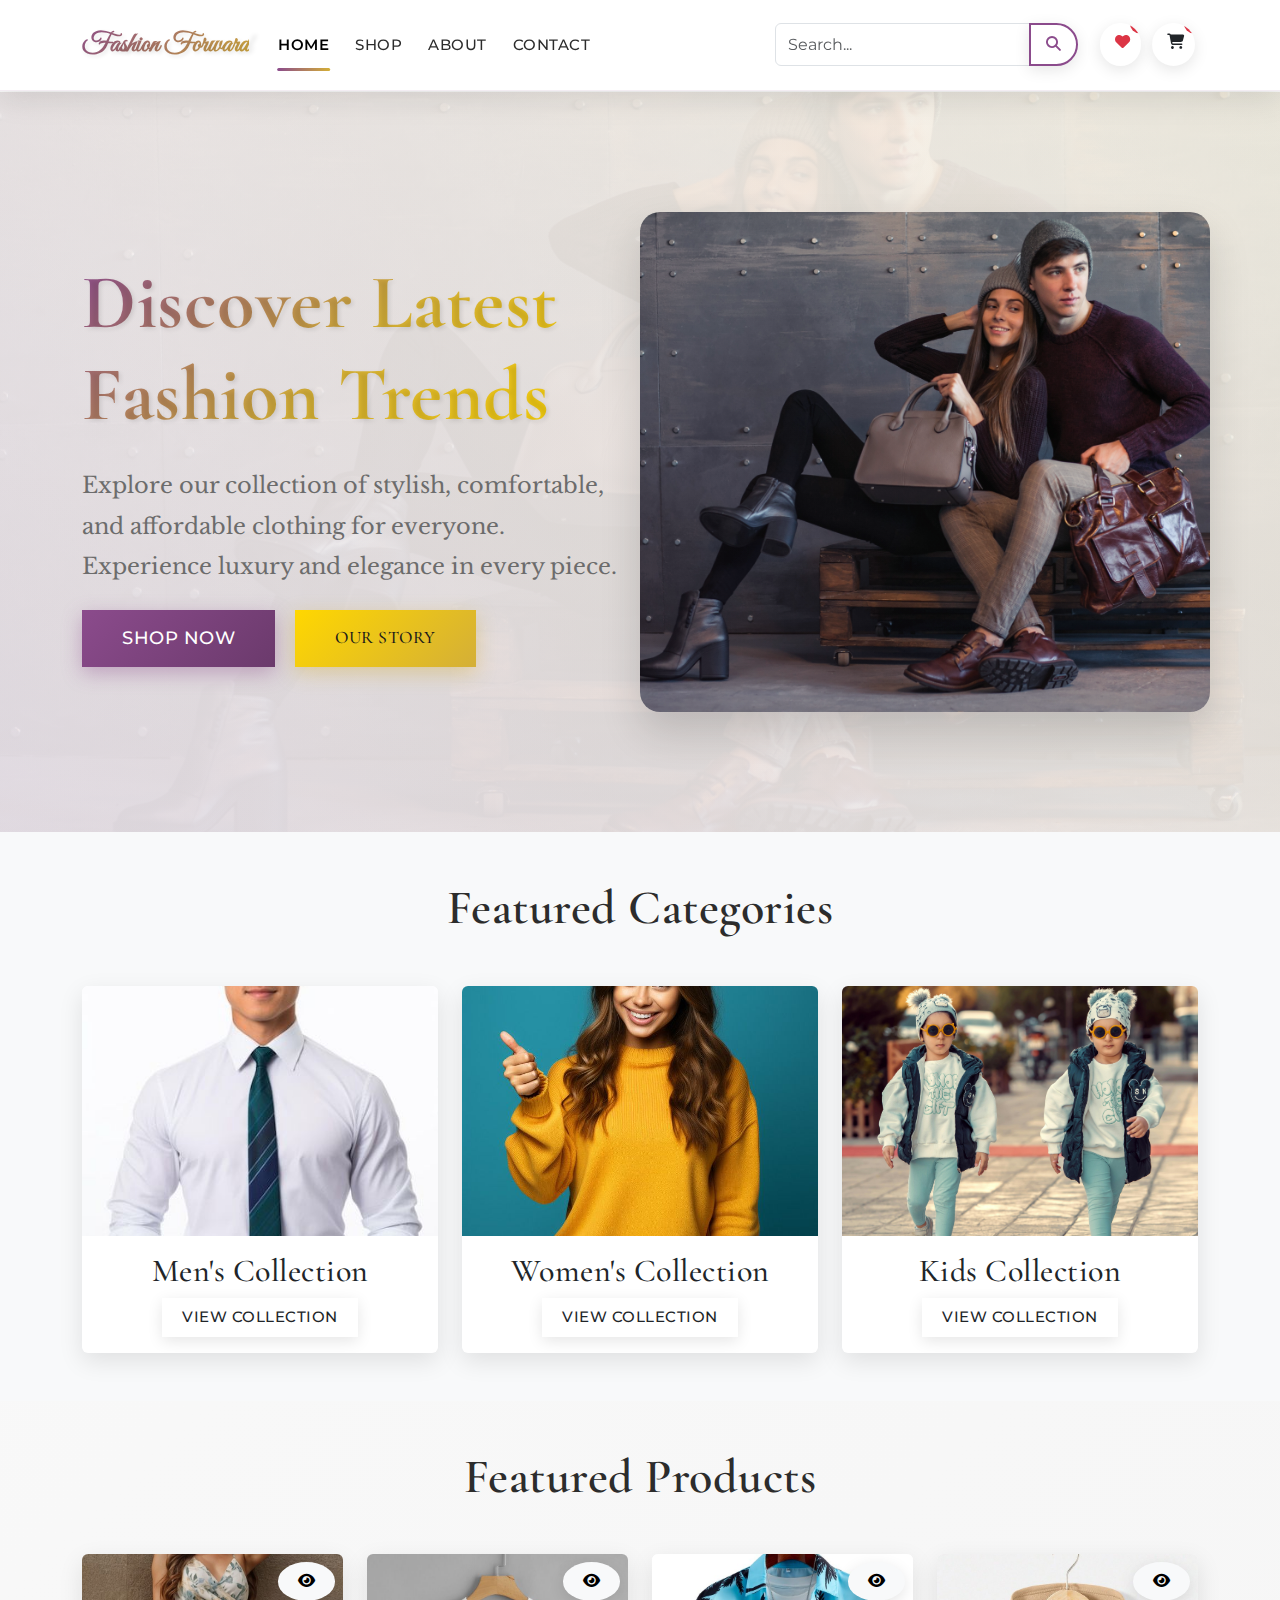
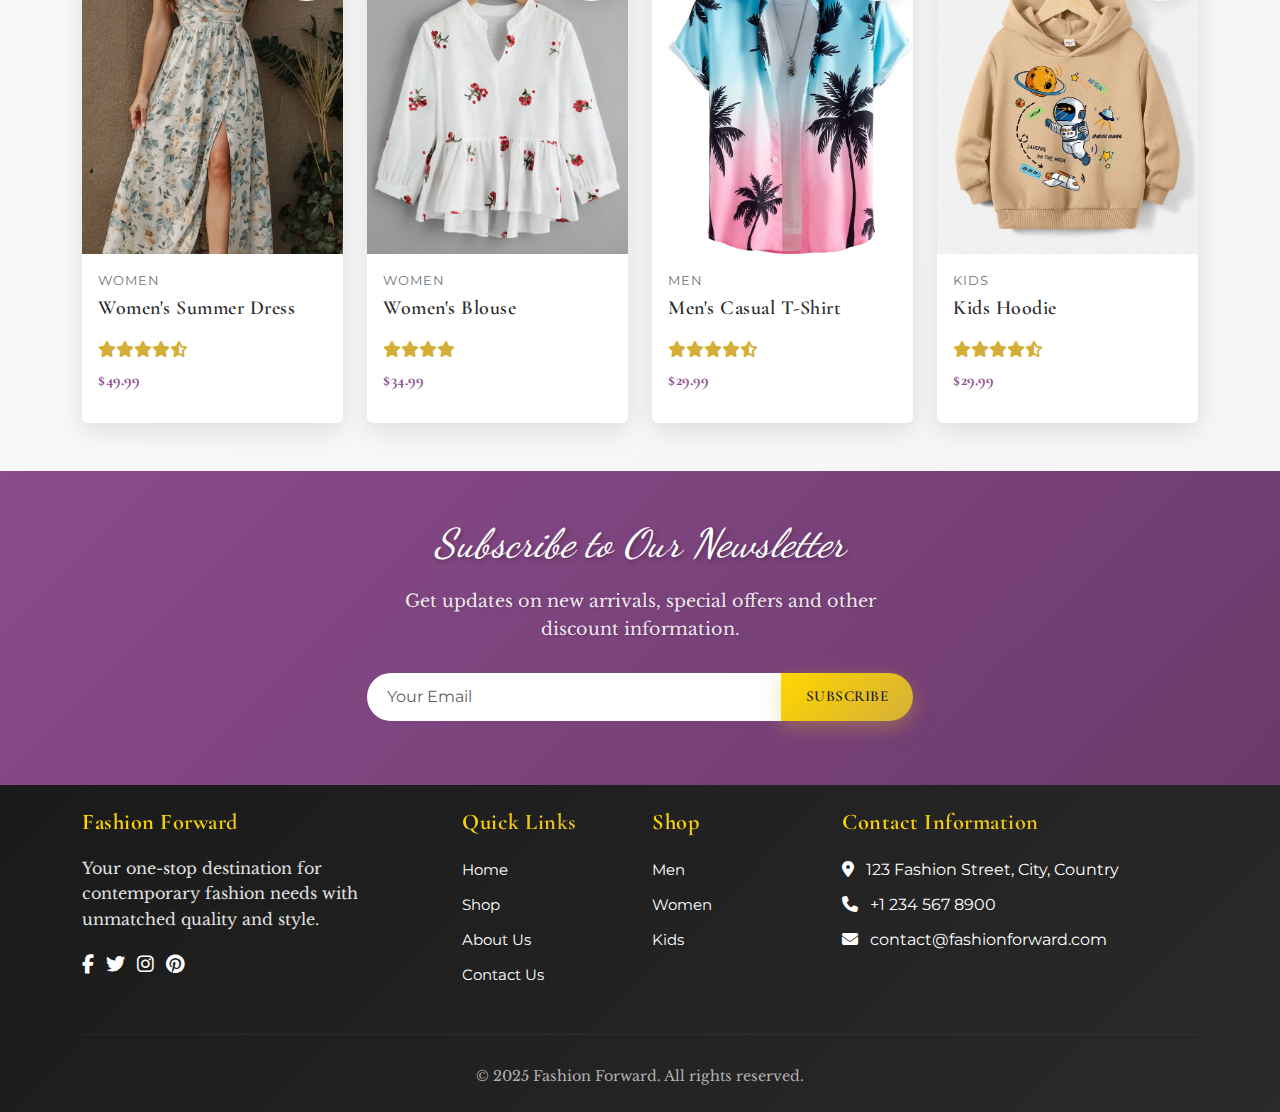
<file: index.html>
<!DOCTYPE html>
<html lang="en">
<head>
    <meta charset="UTF-8">
    <meta name="viewport" content="width=device-width, initial-scale=1.0">
    <title>Fashion Forward | Home</title>
    <!-- Bootstrap 5 CSS -->
    <link href="https://cdn.jsdelivr.net/npm/bootstrap@5.3.0/dist/css/bootstrap.min.css" rel="stylesheet">
    <!-- Font Awesome Icons -->
    <link rel="stylesheet" href="https://cdnjs.cloudflare.com/ajax/libs/font-awesome/6.4.0/css/all.min.css">
    <!-- Google Fonts - Luxury & Elegant Fonts -->
    <link href="https://fonts.googleapis.com/css2?family=Cormorant+Garamond:ital,wght@0,300;0,400;0,500;0,600;0,700;1,300;1,400&family=Crimson+Text:ital,wght@0,400;0,600;1,400&family=Dancing+Script:wght@400;500;600;700&family=Great+Vibes&family=Libre+Baskerville:ital,wght@0,400;0,700;1,400&family=Montserrat:ital,wght@0,300;0,400;0,500;0,600;0,700;1,300;1,400&display=swap" rel="stylesheet">
    <!-- Custom CSS -->
    <link rel="stylesheet" href="css/style.css">
</head>
<body>
    <!-- Navigation -->
    <nav class="navbar navbar-expand-lg navbar-light bg-white fixed-top py-3">
        <div class="container">
            <a class="navbar-brand fw-bold fs-3 brand-text" href="index.html">Fashion <span class="text-primary">Forward</span></a>
            <button class="navbar-toggler" type="button" data-bs-toggle="collapse" data-bs-target="#navbarSupportedContent">
                <span class="navbar-toggler-icon"></span>
            </button>
            <div class="collapse navbar-collapse" id="navbarSupportedContent">
                <ul class="navbar-nav me-auto mb-2 mb-lg-0">
                    <li class="nav-item">
                        <a class="nav-link active" href="index.html">Home</a>
                    </li>
                    <li class="nav-item">
                        <a class="nav-link" href="shop.html">Shop</a>
                    </li>
                    <li class="nav-item">
                        <a class="nav-link" href="about.html">About</a>
                    </li>
                    <li class="nav-item">
                        <a class="nav-link" href="contact.html">Contact</a>
                    </li>
                </ul>                <div class="d-flex">
                    <div class="input-group me-3">
                        <input type="text" class="form-control" placeholder="Search...">
                        <button class="btn btn-outline-primary" type="button">
                            <i class="fas fa-search"></i>
                        </button>
                    </div>
                    <a href="wishlist.html" class="btn btn-outline-danger position-relative me-2">
                        <i class="fas fa-heart"></i>
                        <span id="wishlist-count" class="position-absolute top-0 start-100 translate-middle badge rounded-pill bg-danger">
                            0
                        </span>
                    </a>
                    <a href="cart.html" class="btn btn-outline-dark position-relative">
                        <i class="fas fa-shopping-cart"></i>
                        <span id="cart-count" class="position-absolute top-0 start-100 translate-middle badge rounded-pill bg-danger">
                            0
                        </span>
                    </a>
                </div>
            </div>
        </div>
    </nav>

    <!-- Hero Section -->
    <section class="hero-section d-flex align-items-center">
        <div class="container">
            <div class="row align-items-center">
                <div class="col-lg-6 d-flex flex-column justify-content-center">
                    <h1 class="display-4 fw-bold mb-4 animate-fade-in">Discover Latest Fashion Trends</h1>
                    <p class="lead mb-4 animate-fade-in">Explore our collection of stylish, comfortable, and affordable clothing for everyone. Experience luxury and elegance in every piece.</p>
                    <div class="animate-fade-in">
                        <a href="shop.html" class="btn btn-primary btn-lg me-3">Shop Now</a>
                        <a href="about.html" class="btn btn-luxury btn-lg">Our Story</a>
                    </div>
                </div>
                <div class="col-lg-6 hero-img animate-float" data-aos="zoom-in">
                    <!-- Hero image will be added via CSS -->
                </div>
            </div>
        </div>
    </section>

    <!-- Categories Section -->
    <section class="py-5 bg-light">
        <div class="container">
            <h2 class="text-center mb-5 animate-fade-in">Featured Categories</h2>
            <div class="row g-4">
                <div class="col-md-4 animate-scale">
                    <div class="card category-card h-100">
                        <div class="category-img men"></div>
                        <div class="card-body text-center">
                            <h3 class="card-title">Men's Collection</h3>
                            <a href="shop.html?category=men" class="btn btn-outline-dark">View Collection</a>
                        </div>
                    </div>
                </div>
                <div class="col-md-4 animate-scale">
                    <div class="card category-card h-100">
                        <div class="category-img women"></div>
                        <div class="card-body text-center">
                            <h3 class="card-title">Women's Collection</h3>
                            <a href="shop.html?category=women" class="btn btn-outline-dark">View Collection</a>
                        </div>
                    </div>
                </div>
                <div class="col-md-4 animate-scale">
                    <div class="card category-card h-100">
                        <div class="category-img kids"></div>
                        <div class="card-body text-center">
                            <h3 class="card-title">Kids Collection</h3>
                            <a href="shop.html?category=kids" class="btn btn-outline-dark">View Collection</a>
                        </div>
                    </div>
                </div>
            </div>
        </div>
    </section>

    <!-- Featured Products Section -->
    <section class="py-5">
        <div class="container">
            <h2 class="text-center mb-5">Featured Products</h2>
            <div class="row g-4" id="featured-products">
                <!-- Products will be loaded dynamically with JavaScript -->
            </div>
        </div>
    </section>

    <!-- Newsletter Section -->
    <section class="py-5 bg-primary text-white newsletter-section">
        <div class="container">
            <div class="row justify-content-center">
                <div class="col-lg-6 text-center">
                    <h3 class="signature-text">Subscribe to Our Newsletter</h3>
                    <p>Get updates on new arrivals, special offers and other discount information.</p>
                    <form class="d-flex justify-content-center">
                        <div class="input-group mb-3">
                            <input type="email" class="form-control" placeholder="Your Email" required>
                            <button class="btn btn-luxury" type="submit">Subscribe</button>
                        </div>
                    </form>
                </div>
            </div>
        </div>
    </section>

    <!-- Footer -->
    <footer class="bg-dark text-white py-4">
        <div class="container">
            <div class="row gy-4">
                <div class="col-lg-4">
                    <h5 class="fw-bold">Fashion Forward</h5>
                    <p>Your one-stop destination for contemporary fashion needs with unmatched quality and style.</p>
                    <div class="social-links mt-3">
                        <a href="#" class="text-white me-2"><i class="fab fa-facebook-f"></i></a>
                        <a href="#" class="text-white me-2"><i class="fab fa-twitter"></i></a>
                        <a href="#" class="text-white me-2"><i class="fab fa-instagram"></i></a>
                        <a href="#" class="text-white"><i class="fab fa-pinterest"></i></a>
                    </div>
                </div>
                <div class="col-lg-2">
                    <h5 class="fw-bold">Quick Links</h5>
                    <ul class="list-unstyled">
                        <li><a href="index.html" class="text-decoration-none text-white">Home</a></li>
                        <li><a href="shop.html" class="text-decoration-none text-white">Shop</a></li>
                        <li><a href="about.html" class="text-decoration-none text-white">About Us</a></li>
                        <li><a href="contact.html" class="text-decoration-none text-white">Contact Us</a></li>
                    </ul>
                </div>
                <div class="col-lg-2">
                    <h5 class="fw-bold">Shop</h5>
                    <ul class="list-unstyled">
                        <li><a href="shop.html?category=men" class="text-decoration-none text-white">Men</a></li>
                        <li><a href="shop.html?category=women" class="text-decoration-none text-white">Women</a></li>
                        <li><a href="shop.html?category=kids" class="text-decoration-none text-white">Kids</a></li>
                    </ul>
                </div>
                <div class="col-lg-4">
                    <h5 class="fw-bold">Contact Information</h5>
                    <ul class="list-unstyled">
                        <li><i class="fas fa-map-marker-alt me-2"></i> 123 Fashion Street, City, Country</li>
                        <li><i class="fas fa-phone me-2"></i> +1 234 567 8900</li>
                        <li><i class="fas fa-envelope me-2"></i> contact@fashionforward.com</li>
                    </ul>
                </div>
            </div>
            <hr>
            <div class="text-center">
                <p class="mb-0">&copy; 2025 Fashion Forward. All rights reserved.</p>
            </div>
        </div>
    </footer>

    <!-- Product Modal -->
    <div class="modal fade" id="productModal" tabindex="-1">
        <div class="modal-dialog modal-lg">
            <div class="modal-content">
                <div class="modal-header">
                    <h5 class="modal-title" id="productModalLabel">Product Details</h5>
                    <button type="button" class="btn-close" data-bs-dismiss="modal" aria-label="Close"></button>
                </div>
                <div class="modal-body" id="productModalBody">
                    <!-- Product details will be inserted here dynamically -->
                </div>
            </div>
        </div>
    </div>

    <!-- Bootstrap JS Bundle with Popper -->
    <script src="https://cdn.jsdelivr.net/npm/bootstrap@5.3.0/dist/js/bootstrap.bundle.min.js"></script>
    <!-- Custom JS -->
    <script src="js/script.js"></script>
</body>
</html>
</file>
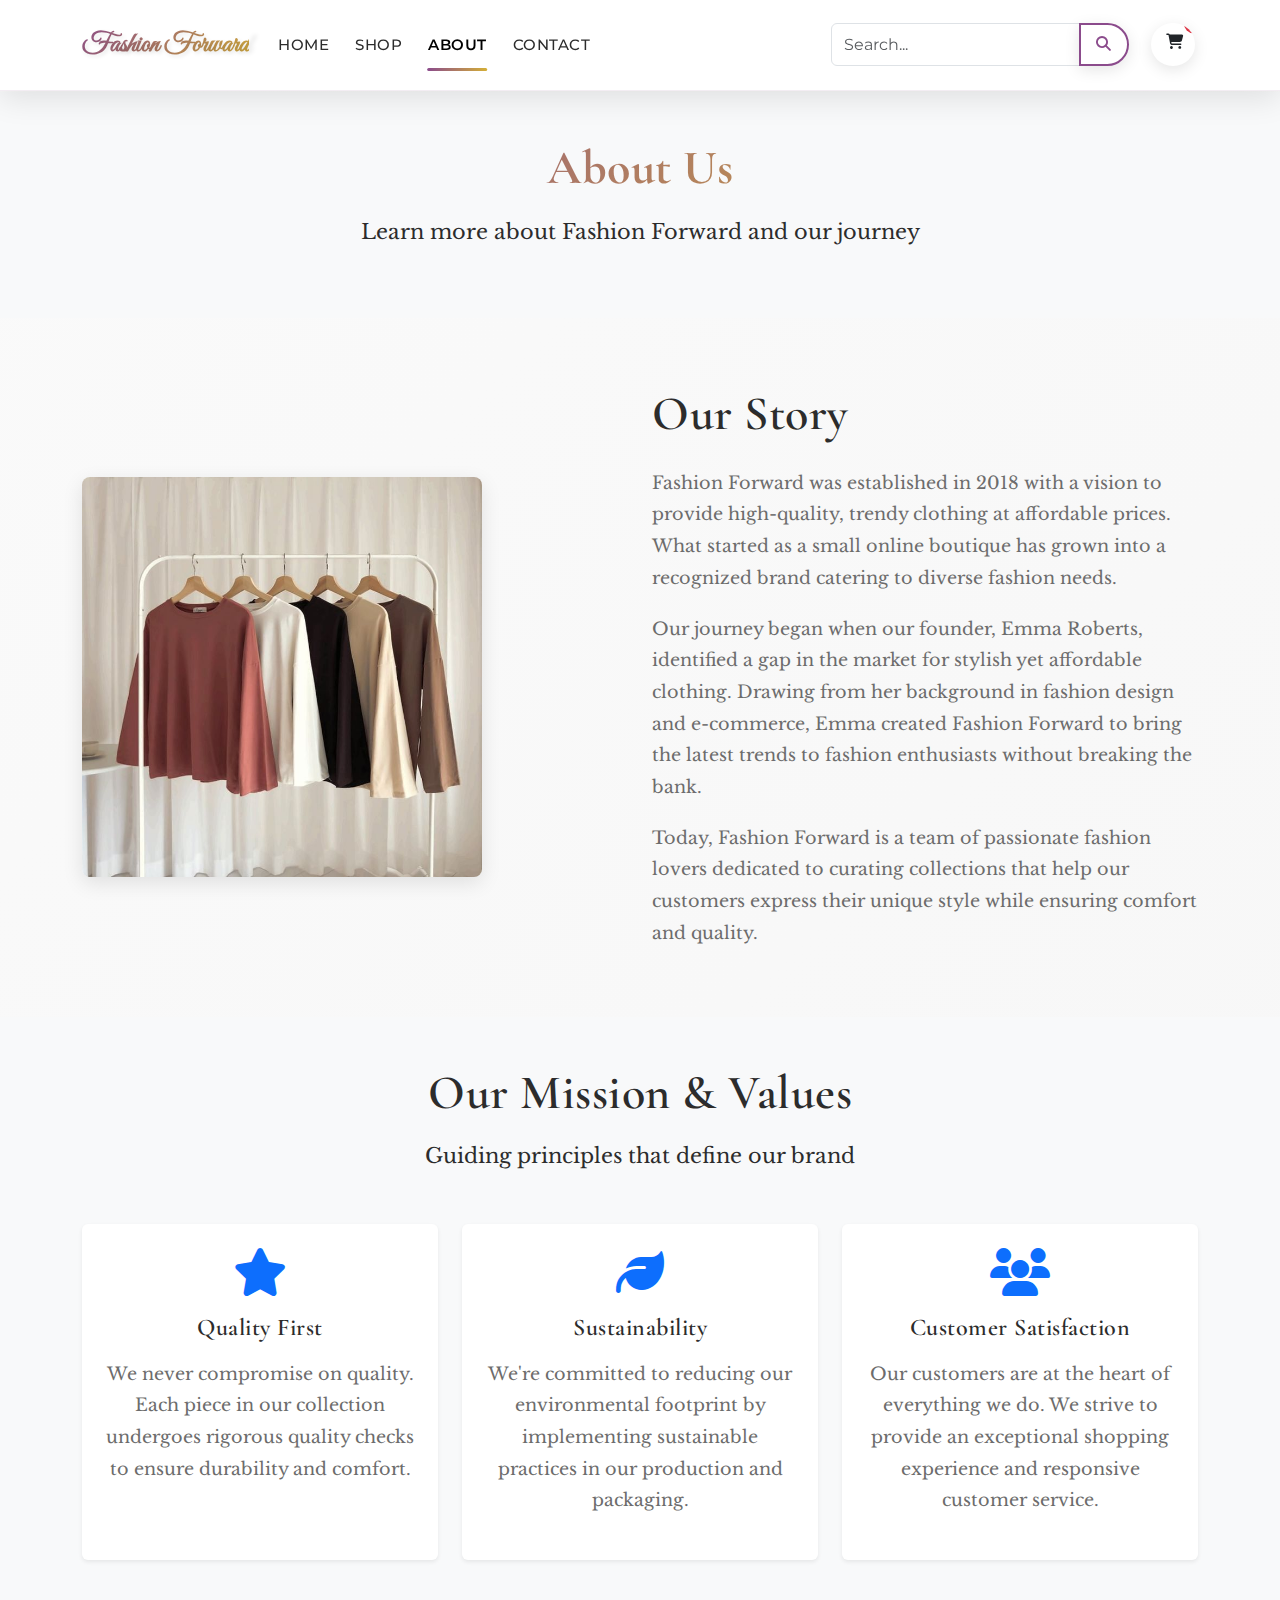
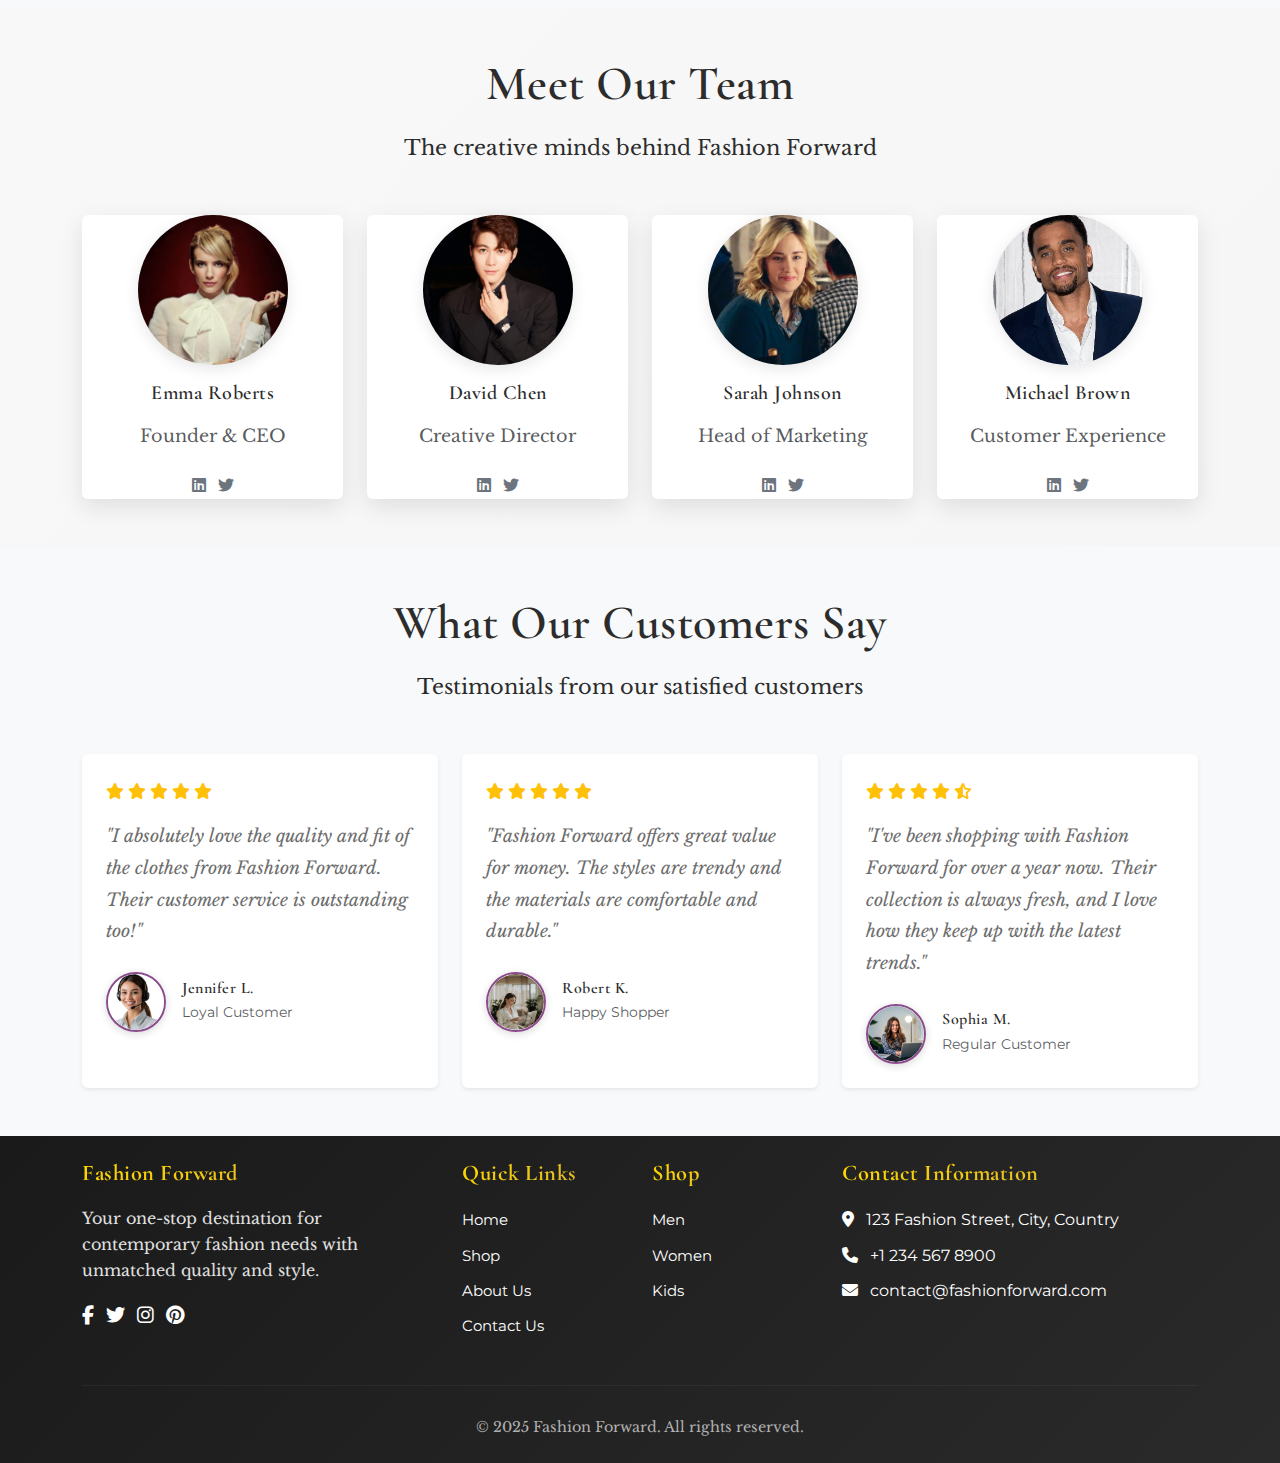
<file: about.html>
<!DOCTYPE html>
<html lang="en">
<head>
    <meta charset="UTF-8">
    <meta name="viewport" content="width=device-width, initial-scale=1.0">
    <title>Fashion Forward | About Us</title>
    <!-- Bootstrap 5 CSS -->
    <link href="https://cdn.jsdelivr.net/npm/bootstrap@5.3.0/dist/css/bootstrap.min.css" rel="stylesheet">
    <!-- Font Awesome Icons -->
    <link rel="stylesheet" href="https://cdnjs.cloudflare.com/ajax/libs/font-awesome/6.4.0/css/all.min.css">
    <!-- Google Fonts - Luxury & Elegant Fonts -->
    <link href="https://fonts.googleapis.com/css2?family=Cormorant+Garamond:ital,wght@0,300;0,400;0,500;0,600;0,700;1,300;1,400&family=Crimson+Text:ital,wght@0,400;0,600;1,400&family=Dancing+Script:wght@400;500;600;700&family=Great+Vibes&family=Libre+Baskerville:ital,wght@0,400;0,700;1,400&family=Montserrat:ital,wght@0,300;0,400;0,500;0,600;0,700;1,300;1,400&display=swap" rel="stylesheet">
    <!-- Custom CSS -->
    <link rel="stylesheet" href="css/style.css">
</head>
<body>
    <!-- Navigation -->
    <nav class="navbar navbar-expand-lg navbar-light bg-white fixed-top py-3">
        <div class="container">
            <a class="navbar-brand fw-bold fs-3" href="index.html">Fashion <span class="text-primary">Forward</span></a>
            <button class="navbar-toggler" type="button" data-bs-toggle="collapse" data-bs-target="#navbarSupportedContent">
                <span class="navbar-toggler-icon"></span>
            </button>
            <div class="collapse navbar-collapse" id="navbarSupportedContent">
                <ul class="navbar-nav me-auto mb-2 mb-lg-0">
                    <li class="nav-item">
                        <a class="nav-link" href="index.html">Home</a>
                    </li>
                    <li class="nav-item">
                        <a class="nav-link" href="shop.html">Shop</a>
                    </li>
                    <li class="nav-item">
                        <a class="nav-link active" href="about.html">About</a>
                    </li>
                    <li class="nav-item">
                        <a class="nav-link" href="contact.html">Contact</a>
                    </li>
                </ul>
                <div class="d-flex">
                    <div class="input-group me-3">
                        <input type="text" class="form-control" placeholder="Search...">
                        <button class="btn btn-outline-primary" type="button">
                            <i class="fas fa-search"></i>
                        </button>
                    </div>
                    <a href="cart.html" class="btn btn-outline-dark position-relative">
                        <i class="fas fa-shopping-cart"></i>
                        <span id="cart-count" class="position-absolute top-0 start-100 translate-middle badge rounded-pill bg-danger">
                            0
                        </span>
                    </a>
                </div>
            </div>
        </div>
    </nav>

    <!-- About Header -->
    <section class="about-header py-5 bg-light text-center">
        <div class="container">
            <h1 class="display-5 fw-bold">About Us</h1>
            <p class="lead">Learn more about Fashion Forward and our journey</p>
        </div>
    </section>

    <!-- Our Story -->
    <section class="py-5">
        <div class="container">
            <div class="row align-items-center">                <div class="col-lg-6 mb-4 mb-lg-0">
                    <img src="images/about-story.jpeg" alt="Our Story" class="img-fluid rounded-3 about-img">
                </div>
                <div class="col-lg-6">
                    <h2 class="mb-4">Our Story</h2>
                    <p>Fashion Forward was established in 2018 with a vision to provide high-quality, trendy clothing at affordable prices. What started as a small online boutique has grown into a recognized brand catering to diverse fashion needs.</p>
                    <p>Our journey began when our founder, Emma Roberts, identified a gap in the market for stylish yet affordable clothing. Drawing from her background in fashion design and e-commerce, Emma created Fashion Forward to bring the latest trends to fashion enthusiasts without breaking the bank.</p>
                    <p>Today, Fashion Forward is a team of passionate fashion lovers dedicated to curating collections that help our customers express their unique style while ensuring comfort and quality.</p>
                </div>
            </div>
        </div>
    </section>

    <!-- Our Mission & Values -->
    <section class="py-5 bg-light">
        <div class="container">
            <div class="text-center mb-5">
                <h2>Our Mission & Values</h2>
                <p class="lead">Guiding principles that define our brand</p>
            </div>
            <div class="row g-4">
                <div class="col-md-4">
                    <div class="card h-100 border-0 shadow-sm">
                        <div class="card-body text-center p-4">
                            <div class="mb-3">
                                <i class="fas fa-star text-primary fa-3x"></i>
                            </div>
                            <h4>Quality First</h4>
                            <p>We never compromise on quality. Each piece in our collection undergoes rigorous quality checks to ensure durability and comfort.</p>
                        </div>
                    </div>
                </div>
                <div class="col-md-4">
                    <div class="card h-100 border-0 shadow-sm">
                        <div class="card-body text-center p-4">
                            <div class="mb-3">
                                <i class="fas fa-leaf text-primary fa-3x"></i>
                            </div>
                            <h4>Sustainability</h4>
                            <p>We're committed to reducing our environmental footprint by implementing sustainable practices in our production and packaging.</p>
                        </div>
                    </div>
                </div>
                <div class="col-md-4">
                    <div class="card h-100 border-0 shadow-sm">
                        <div class="card-body text-center p-4">
                            <div class="mb-3">
                                <i class="fas fa-users text-primary fa-3x"></i>
                            </div>
                            <h4>Customer Satisfaction</h4>
                            <p>Our customers are at the heart of everything we do. We strive to provide an exceptional shopping experience and responsive customer service.</p>
                        </div>
                    </div>
                </div>
            </div>
        </div>
    </section>

    <!-- Our Team -->
    <section class="py-5">
        <div class="container">
            <div class="text-center mb-5">
                <h2>Meet Our Team</h2>
                <p class="lead">The creative minds behind Fashion Forward</p>
            </div>
            <div class="row g-4">
                <div class="col-md-3">
                    <div class="card border-0 text-center team-card">                        <div class="team-img-container mb-3">
                            <img src="images/team-1.jpeg" alt="Team Member" class="team-img">
                        </div>
                        <h5>Emma Roberts</h5>
                        <p class="text-muted">Founder & CEO</p>
                        <div class="social-links">
                            <a href="#" class="text-secondary me-2"><i class="fab fa-linkedin"></i></a>
                            <a href="#" class="text-secondary"><i class="fab fa-twitter"></i></a>
                        </div>
                    </div>
                </div>
                <div class="col-md-3">
                    <div class="card border-0 text-center team-card">                        <div class="team-img-container mb-3">
                            <img src="images/team-2.jpeg" alt="Team Member" class="team-img">
                        </div>
                        <h5>David Chen</h5>
                        <p class="text-muted">Creative Director</p>
                        <div class="social-links">
                            <a href="#" class="text-secondary me-2"><i class="fab fa-linkedin"></i></a>
                            <a href="#" class="text-secondary"><i class="fab fa-twitter"></i></a>
                        </div>
                    </div>
                </div>
                <div class="col-md-3">
                    <div class="card border-0 text-center team-card">                        <div class="team-img-container mb-3">
                            <img src="images/team-3.jpeg" alt="Team Member" class="team-img">
                        </div>
                        <h5>Sarah Johnson</h5>
                        <p class="text-muted">Head of Marketing</p>
                        <div class="social-links">
                            <a href="#" class="text-secondary me-2"><i class="fab fa-linkedin"></i></a>
                            <a href="#" class="text-secondary"><i class="fab fa-twitter"></i></a>
                        </div>
                    </div>
                </div>
                <div class="col-md-3">
                    <div class="card border-0 text-center team-card">                        <div class="team-img-container mb-3">
                            <img src="images/team-4.jpeg" alt="Team Member" class="team-img">
                        </div>
                        <h5>Michael Brown</h5>
                        <p class="text-muted">Customer Experience</p>
                        <div class="social-links">
                            <a href="#" class="text-secondary me-2"><i class="fab fa-linkedin"></i></a>
                            <a href="#" class="text-secondary"><i class="fab fa-twitter"></i></a>
                        </div>
                    </div>
                </div>
            </div>
        </div>
    </section>

    <!-- Testimonials -->
    <section class="py-5 bg-light">
        <div class="container">
            <div class="text-center mb-5">
                <h2>What Our Customers Say</h2>
                <p class="lead">Testimonials from our satisfied customers</p>
            </div>
            <div class="row g-4">
                <div class="col-md-4">
                    <div class="card h-100 border-0 shadow-sm testimonial-card">
                        <div class="card-body p-4">
                            <div class="mb-3 text-warning">
                                <i class="fas fa-star"></i>
                                <i class="fas fa-star"></i>
                                <i class="fas fa-star"></i>
                                <i class="fas fa-star"></i>
                                <i class="fas fa-star"></i>
                            </div>
                            <p class="testimonial-text">"I absolutely love the quality and fit of the clothes from Fashion Forward. Their customer service is outstanding too!"</p>                            <div class="d-flex align-items-center mt-4">                                <div class="testimonial-img-container me-3">
                                    <img src="images/testimonial-1.jpeg" alt="Jennifer L." class="testimonial-img rounded-circle">
                                </div>
                                <div>
                                    <h6 class="mb-0">Jennifer L.</h6>
                                    <small class="text-muted">Loyal Customer</small>
                                </div>
                            </div>
                        </div>
                    </div>
                </div>
                <div class="col-md-4">
                    <div class="card h-100 border-0 shadow-sm testimonial-card">
                        <div class="card-body p-4">
                            <div class="mb-3 text-warning">
                                <i class="fas fa-star"></i>
                                <i class="fas fa-star"></i>
                                <i class="fas fa-star"></i>
                                <i class="fas fa-star"></i>
                                <i class="fas fa-star"></i>
                            </div>
                            <p class="testimonial-text">"Fashion Forward offers great value for money. The styles are trendy and the materials are comfortable and durable."</p>                            <div class="d-flex align-items-center mt-4">                                <div class="testimonial-img-container me-3">
                                    <img src="images/testimonial-2.jpeg" alt="Robert K." class="testimonial-img rounded-circle">
                                </div>
                                <div>
                                    <h6 class="mb-0">Robert K.</h6>
                                    <small class="text-muted">Happy Shopper</small>
                                </div>
                            </div>
                        </div>
                    </div>
                </div>
                <div class="col-md-4">
                    <div class="card h-100 border-0 shadow-sm testimonial-card">
                        <div class="card-body p-4">
                            <div class="mb-3 text-warning">
                                <i class="fas fa-star"></i>
                                <i class="fas fa-star"></i>
                                <i class="fas fa-star"></i>
                                <i class="fas fa-star"></i>
                                <i class="fas fa-star-half-alt"></i>
                            </div>
                            <p class="testimonial-text">"I've been shopping with Fashion Forward for over a year now. Their collection is always fresh, and I love how they keep up with the latest trends."</p>                            <div class="d-flex align-items-center mt-4">                                <div class="testimonial-img-container me-3">
                                    <img src="images/testimonial-3.jpeg" alt="Sophia M." class="testimonial-img rounded-circle">
                                </div>
                                <div>
                                    <h6 class="mb-0">Sophia M.</h6>
                                    <small class="text-muted">Regular Customer</small>
                                </div>
                            </div>
                        </div>
                    </div>
                </div>
            </div>
        </div>
    </section>

    <!-- Footer -->
    <footer class="bg-dark text-white py-4">
        <div class="container">
            <div class="row gy-4">
                <div class="col-lg-4">
                    <h5 class="fw-bold">Fashion Forward</h5>
                    <p>Your one-stop destination for contemporary fashion needs with unmatched quality and style.</p>
                    <div class="social-links mt-3">
                        <a href="#" class="text-white me-2"><i class="fab fa-facebook-f"></i></a>
                        <a href="#" class="text-white me-2"><i class="fab fa-twitter"></i></a>
                        <a href="#" class="text-white me-2"><i class="fab fa-instagram"></i></a>
                        <a href="#" class="text-white"><i class="fab fa-pinterest"></i></a>
                    </div>
                </div>
                <div class="col-lg-2">
                    <h5 class="fw-bold">Quick Links</h5>
                    <ul class="list-unstyled">
                        <li><a href="index.html" class="text-decoration-none text-white">Home</a></li>
                        <li><a href="shop.html" class="text-decoration-none text-white">Shop</a></li>
                        <li><a href="about.html" class="text-decoration-none text-white">About Us</a></li>
                        <li><a href="contact.html" class="text-decoration-none text-white">Contact Us</a></li>
                    </ul>
                </div>
                <div class="col-lg-2">
                    <h5 class="fw-bold">Shop</h5>
                    <ul class="list-unstyled">
                        <li><a href="shop.html?category=men" class="text-decoration-none text-white">Men</a></li>
                        <li><a href="shop.html?category=women" class="text-decoration-none text-white">Women</a></li>
                        <li><a href="shop.html?category=kids" class="text-decoration-none text-white">Kids</a></li>
                    </ul>
                </div>
                <div class="col-lg-4">
                    <h5 class="fw-bold">Contact Information</h5>
                    <ul class="list-unstyled">
                        <li><i class="fas fa-map-marker-alt me-2"></i> 123 Fashion Street, City, Country</li>
                        <li><i class="fas fa-phone me-2"></i> +1 234 567 8900</li>
                        <li><i class="fas fa-envelope me-2"></i> contact@fashionforward.com</li>
                    </ul>
                </div>
            </div>
            <hr>
            <div class="text-center">
                <p class="mb-0">&copy; 2025 Fashion Forward. All rights reserved.</p>
            </div>
        </div>
    </footer>

    <!-- Bootstrap JS Bundle with Popper -->
    <script src="https://cdn.jsdelivr.net/npm/bootstrap@5.3.0/dist/js/bootstrap.bundle.min.js"></script>
    <!-- Custom JS -->
    <script src="js/script.js"></script>
</body>
</html>
</file>
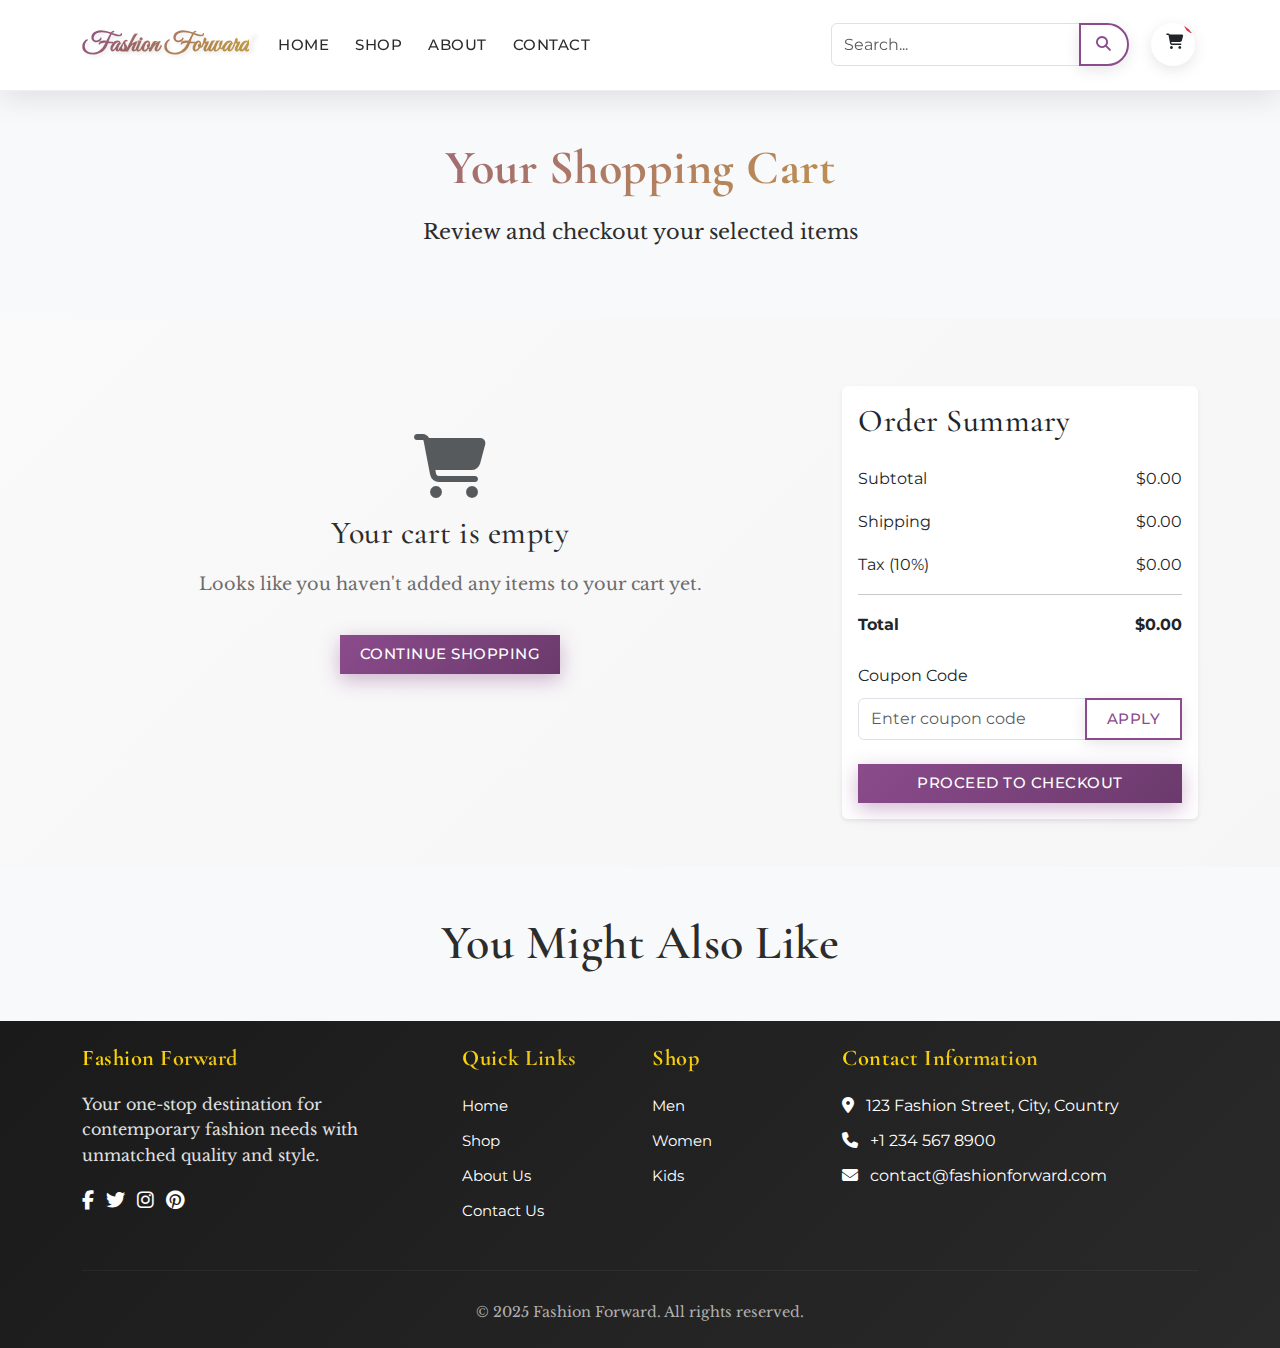
<file: cart.html>
<!DOCTYPE html>
<html lang="en">
<head>
    <meta charset="UTF-8">
    <meta name="viewport" content="width=device-width, initial-scale=1.0">
    <title>Fashion Forward | Shopping Cart</title>
    <!-- Bootstrap 5 CSS -->
    <link href="https://cdn.jsdelivr.net/npm/bootstrap@5.3.0/dist/css/bootstrap.min.css" rel="stylesheet">
    <!-- Font Awesome Icons -->
    <link rel="stylesheet" href="https://cdnjs.cloudflare.com/ajax/libs/font-awesome/6.4.0/css/all.min.css">
    <!-- Google Fonts - Luxury & Elegant Fonts -->
    <link href="https://fonts.googleapis.com/css2?family=Cormorant+Garamond:ital,wght@0,300;0,400;0,500;0,600;0,700;1,300;1,400&family=Crimson+Text:ital,wght@0,400;0,600;1,400&family=Dancing+Script:wght@400;500;600;700&family=Great+Vibes&family=Libre+Baskerville:ital,wght@0,400;0,700;1,400&family=Montserrat:ital,wght@0,300;0,400;0,500;0,600;0,700;1,300;1,400&display=swap" rel="stylesheet">
    <!-- Custom CSS -->
    <link rel="stylesheet" href="css/style.css">
</head>
<body>
    <!-- Navigation -->
    <nav class="navbar navbar-expand-lg navbar-light bg-white fixed-top py-3">
        <div class="container">
            <a class="navbar-brand fw-bold fs-3" href="index.html">Fashion <span class="text-primary">Forward</span></a>
            <button class="navbar-toggler" type="button" data-bs-toggle="collapse" data-bs-target="#navbarSupportedContent">
                <span class="navbar-toggler-icon"></span>
            </button>
            <div class="collapse navbar-collapse" id="navbarSupportedContent">
                <ul class="navbar-nav me-auto mb-2 mb-lg-0">
                    <li class="nav-item">
                        <a class="nav-link" href="index.html">Home</a>
                    </li>
                    <li class="nav-item">
                        <a class="nav-link" href="shop.html">Shop</a>
                    </li>
                    <li class="nav-item">
                        <a class="nav-link" href="about.html">About</a>
                    </li>
                    <li class="nav-item">
                        <a class="nav-link" href="contact.html">Contact</a>
                    </li>
                </ul>
                <div class="d-flex">
                    <div class="input-group me-3">
                        <input type="text" class="form-control" placeholder="Search...">
                        <button class="btn btn-outline-primary" type="button">
                            <i class="fas fa-search"></i>
                        </button>
                    </div>
                    <a href="cart.html" class="btn btn-outline-dark position-relative">
                        <i class="fas fa-shopping-cart"></i>
                        <span id="cart-count" class="position-absolute top-0 start-100 translate-middle badge rounded-pill bg-danger">
                            0
                        </span>
                    </a>
                </div>
            </div>
        </div>
    </nav>

    <!-- Cart Header -->
    <section class="cart-header py-5 bg-light text-center">
        <div class="container">
            <h1 class="display-5 fw-bold">Your Shopping Cart</h1>
            <p class="lead">Review and checkout your selected items</p>
        </div>
    </section>

    <!-- Cart Content -->
    <section class="py-5">
        <div class="container">
            <div class="row">
                <div class="col-lg-8 mb-4 mb-lg-0">
                    <!-- Empty Cart Message (shown when cart is empty) -->
                    <div id="empty-cart" class="text-center py-5 d-none">
                        <i class="fas fa-shopping-cart fa-4x text-muted mb-3"></i>
                        <h3>Your cart is empty</h3>
                        <p>Looks like you haven't added any items to your cart yet.</p>
                        <a href="shop.html" class="btn btn-primary mt-3">Continue Shopping</a>
                    </div>
                    
                    <!-- Cart Items Table -->
                    <div id="cart-items-container">
                        <div class="table-responsive">
                            <table class="table align-middle">
                                <thead>
                                    <tr>
                                        <th scope="col" colspan="2">Product</th>
                                        <th scope="col">Price</th>
                                        <th scope="col">Quantity</th>
                                        <th scope="col">Subtotal</th>
                                        <th scope="col"></th>
                                    </tr>
                                </thead>
                                <tbody id="cart-items">
                                    <!-- Cart items will be dynamically inserted here -->
                                </tbody>
                            </table>
                        </div>
                        
                        <div class="d-flex justify-content-between mt-4">
                            <a href="shop.html" class="btn btn-outline-primary">
                                <i class="fas fa-arrow-left me-2"></i>Continue Shopping
                            </a>
                            <button id="clear-cart" class="btn btn-outline-danger">
                                <i class="fas fa-trash me-2"></i>Clear Cart
                            </button>
                        </div>
                    </div>
                </div>
                
                <div class="col-lg-4">
                    <div class="card border-0 shadow-sm">
                        <div class="card-body">
                            <h3 class="card-title mb-4">Order Summary</h3>
                            
                            <div class="d-flex justify-content-between mb-3">
                                <span>Subtotal</span>
                                <span id="cart-subtotal">$0.00</span>
                            </div>
                            
                            <div class="d-flex justify-content-between mb-3">
                                <span>Shipping</span>
                                <span id="cart-shipping">$0.00</span>
                            </div>
                            
                            <div class="d-flex justify-content-between mb-3">
                                <span>Tax (10%)</span>
                                <span id="cart-tax">$0.00</span>
                            </div>
                            
                            <hr>
                            
                            <div class="d-flex justify-content-between mb-4 fw-bold">
                                <span>Total</span>
                                <span id="cart-total">$0.00</span>
                            </div>
                            
                            <!-- Coupon Code -->
                            <div class="mb-4">
                                <label for="couponCode" class="form-label">Coupon Code</label>
                                <div class="input-group">
                                    <input type="text" class="form-control" id="couponCode" placeholder="Enter coupon code">
                                    <button class="btn btn-outline-primary" type="button" id="applyCoupon">Apply</button>
                                </div>
                            </div>
                            
                            <button id="checkout-btn" class="btn btn-primary w-100">
                                Proceed to Checkout
                            </button>
                        </div>
                    </div>
                </div>
            </div>
        </div>
    </section>

    <!-- You might also like -->
    <section class="py-5 bg-light">
        <div class="container">
            <h2 class="text-center mb-4">You Might Also Like</h2>
            <div class="row g-4" id="recommended-products">
                <!-- Recommended products will be inserted here dynamically -->
            </div>
        </div>
    </section>

    <!-- Footer -->
    <footer class="bg-dark text-white py-4">
        <div class="container">
            <div class="row gy-4">
                <div class="col-lg-4">
                    <h5 class="fw-bold">Fashion Forward</h5>
                    <p>Your one-stop destination for contemporary fashion needs with unmatched quality and style.</p>
                    <div class="social-links mt-3">
                        <a href="#" class="text-white me-2"><i class="fab fa-facebook-f"></i></a>
                        <a href="#" class="text-white me-2"><i class="fab fa-twitter"></i></a>
                        <a href="#" class="text-white me-2"><i class="fab fa-instagram"></i></a>
                        <a href="#" class="text-white"><i class="fab fa-pinterest"></i></a>
                    </div>
                </div>
                <div class="col-lg-2">
                    <h5 class="fw-bold">Quick Links</h5>
                    <ul class="list-unstyled">
                        <li><a href="index.html" class="text-decoration-none text-white">Home</a></li>
                        <li><a href="shop.html" class="text-decoration-none text-white">Shop</a></li>
                        <li><a href="about.html" class="text-decoration-none text-white">About Us</a></li>
                        <li><a href="contact.html" class="text-decoration-none text-white">Contact Us</a></li>
                    </ul>
                </div>
                <div class="col-lg-2">
                    <h5 class="fw-bold">Shop</h5>
                    <ul class="list-unstyled">
                        <li><a href="shop.html?category=men" class="text-decoration-none text-white">Men</a></li>
                        <li><a href="shop.html?category=women" class="text-decoration-none text-white">Women</a></li>
                        <li><a href="shop.html?category=kids" class="text-decoration-none text-white">Kids</a></li>
                    </ul>
                </div>
                <div class="col-lg-4">
                    <h5 class="fw-bold">Contact Information</h5>
                    <ul class="list-unstyled">
                        <li><i class="fas fa-map-marker-alt me-2"></i> 123 Fashion Street, City, Country</li>
                        <li><i class="fas fa-phone me-2"></i> +1 234 567 8900</li>
                        <li><i class="fas fa-envelope me-2"></i> contact@fashionforward.com</li>
                    </ul>
                </div>
            </div>
            <hr>
            <div class="text-center">
                <p class="mb-0">&copy; 2025 Fashion Forward. All rights reserved.</p>
            </div>
        </div>
    </footer>

    <!-- Bootstrap JS Bundle with Popper -->
    <script src="https://cdn.jsdelivr.net/npm/bootstrap@5.3.0/dist/js/bootstrap.bundle.min.js"></script>
    <!-- Custom JS -->
    <script src="js/script.js"></script>
</body>
</html>
</file>
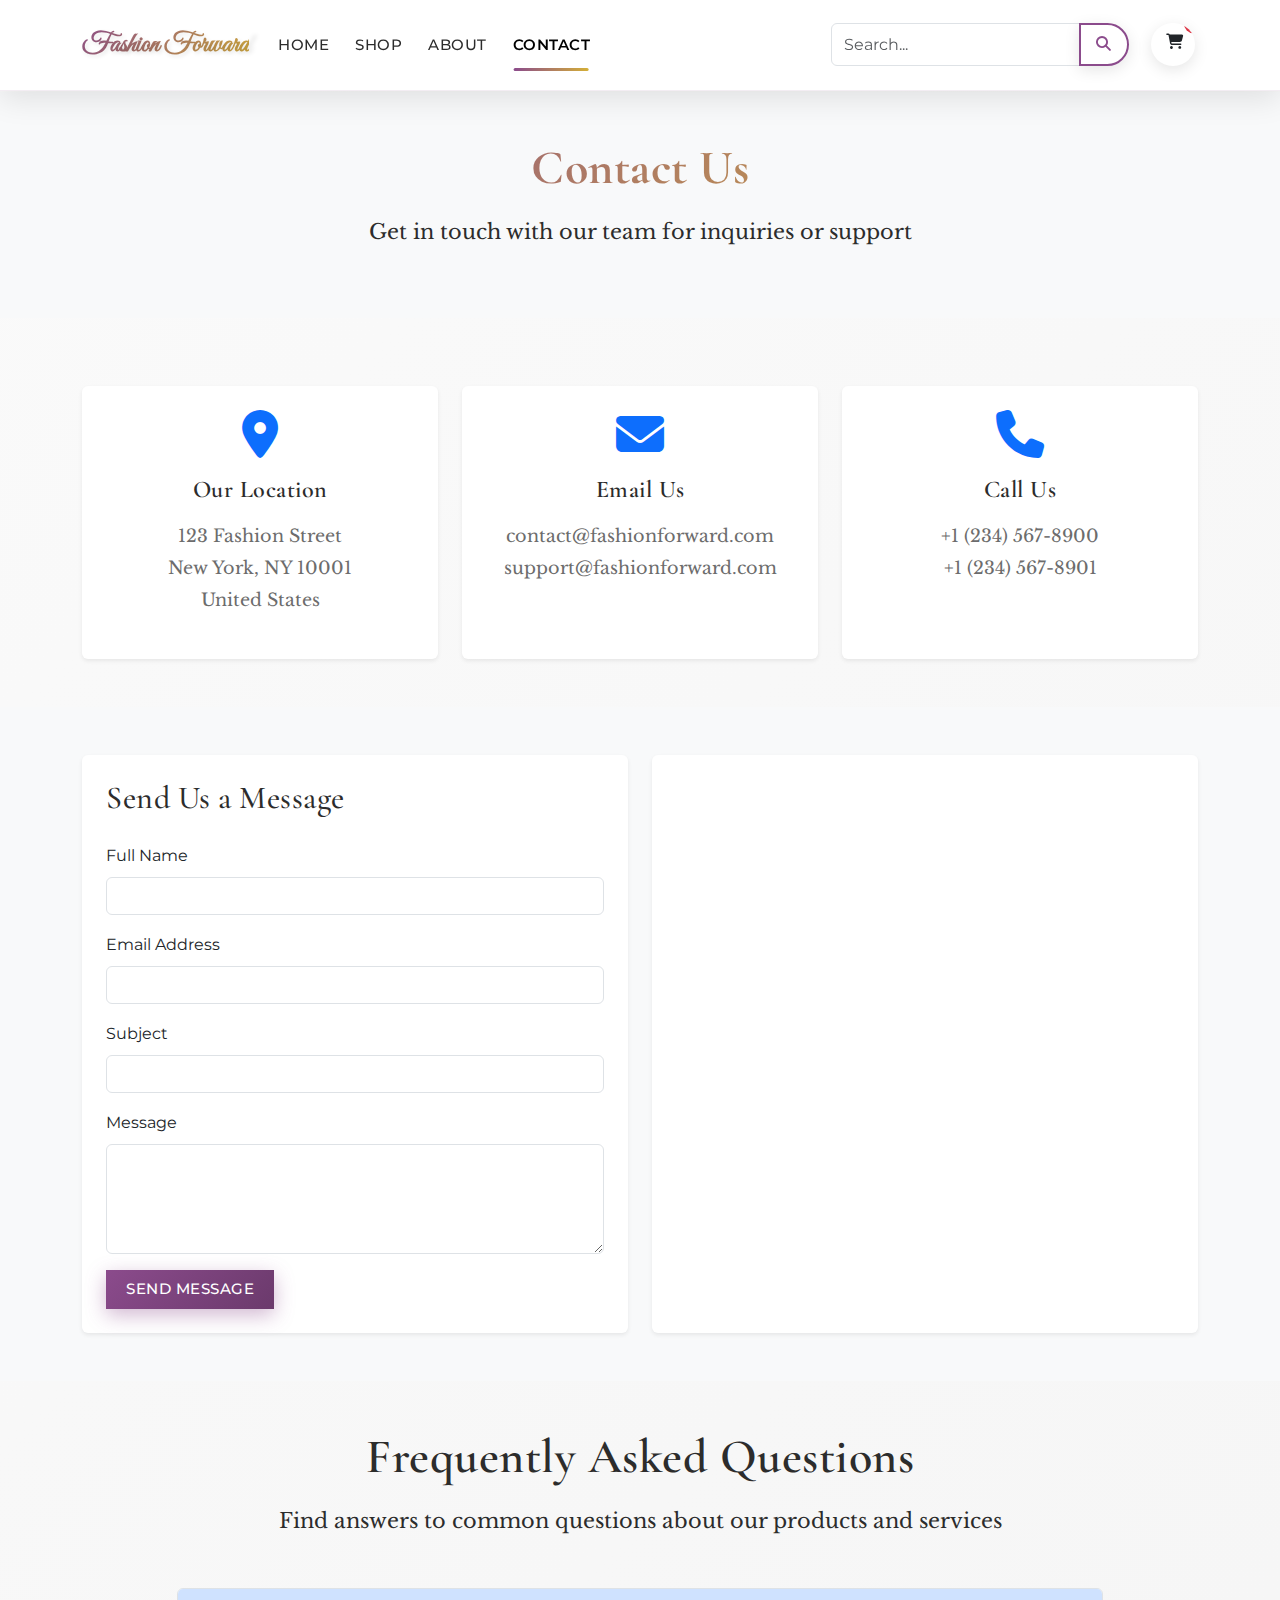
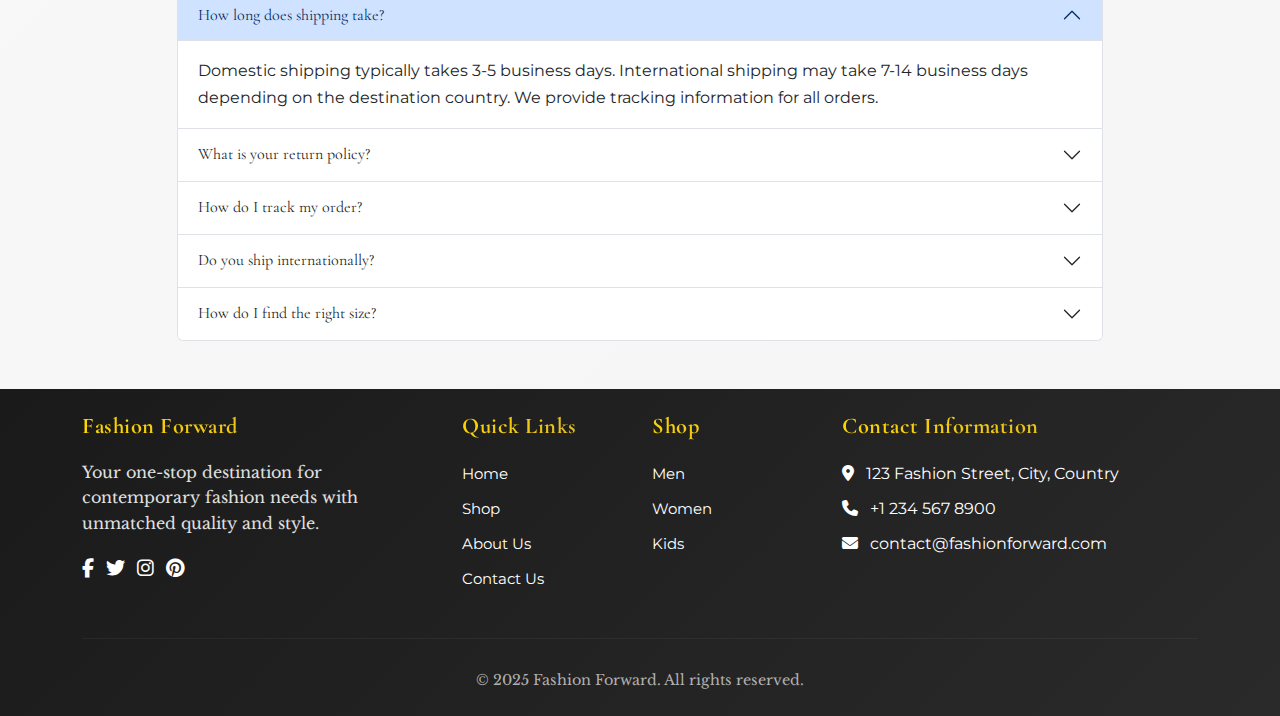
<file: contact.html>
<!DOCTYPE html>
<html lang="en">
<head>
    <meta charset="UTF-8">
    <meta name="viewport" content="width=device-width, initial-scale=1.0">
    <title>Fashion Forward | Contact</title>
    <!-- Bootstrap 5 CSS -->
    <link href="https://cdn.jsdelivr.net/npm/bootstrap@5.3.0/dist/css/bootstrap.min.css" rel="stylesheet">
    <!-- Font Awesome Icons -->
    <link rel="stylesheet" href="https://cdnjs.cloudflare.com/ajax/libs/font-awesome/6.4.0/css/all.min.css">
    <!-- Google Fonts - Luxury & Elegant Fonts -->
    <link href="https://fonts.googleapis.com/css2?family=Cormorant+Garamond:ital,wght@0,300;0,400;0,500;0,600;0,700;1,300;1,400&family=Crimson+Text:ital,wght@0,400;0,600;1,400&family=Dancing+Script:wght@400;500;600;700&family=Great+Vibes&family=Libre+Baskerville:ital,wght@0,400;0,700;1,400&family=Montserrat:ital,wght@0,300;0,400;0,500;0,600;0,700;1,300;1,400&display=swap" rel="stylesheet">
    <!-- Custom CSS -->
    <link rel="stylesheet" href="css/style.css">
</head>
<body>
    <!-- Navigation -->
    <nav class="navbar navbar-expand-lg navbar-light bg-white fixed-top py-3">
        <div class="container">
            <a class="navbar-brand fw-bold fs-3" href="index.html">Fashion <span class="text-primary">Forward</span></a>
            <button class="navbar-toggler" type="button" data-bs-toggle="collapse" data-bs-target="#navbarSupportedContent">
                <span class="navbar-toggler-icon"></span>
            </button>
            <div class="collapse navbar-collapse" id="navbarSupportedContent">
                <ul class="navbar-nav me-auto mb-2 mb-lg-0">
                    <li class="nav-item">
                        <a class="nav-link" href="index.html">Home</a>
                    </li>
                    <li class="nav-item">
                        <a class="nav-link" href="shop.html">Shop</a>
                    </li>
                    <li class="nav-item">
                        <a class="nav-link" href="about.html">About</a>
                    </li>
                    <li class="nav-item">
                        <a class="nav-link active" href="contact.html">Contact</a>
                    </li>
                </ul>
                <div class="d-flex">
                    <div class="input-group me-3">
                        <input type="text" class="form-control" placeholder="Search...">
                        <button class="btn btn-outline-primary" type="button">
                            <i class="fas fa-search"></i>
                        </button>
                    </div>
                    <a href="cart.html" class="btn btn-outline-dark position-relative">
                        <i class="fas fa-shopping-cart"></i>
                        <span id="cart-count" class="position-absolute top-0 start-100 translate-middle badge rounded-pill bg-danger">
                            0
                        </span>
                    </a>
                </div>
            </div>
        </div>
    </nav>

    <!-- Contact Header -->
    <section class="contact-header py-5 bg-light text-center">
        <div class="container">
            <h1 class="display-5 fw-bold">Contact Us</h1>
            <p class="lead">Get in touch with our team for inquiries or support</p>
        </div>
    </section>

    <!-- Contact Information -->
    <section class="py-5">
        <div class="container">
            <div class="row g-4">
                <div class="col-md-4">
                    <div class="card h-100 border-0 shadow-sm">
                        <div class="card-body text-center p-4">
                            <div class="mb-3">
                                <i class="fas fa-map-marker-alt text-primary fa-3x"></i>
                            </div>
                            <h4>Our Location</h4>
                            <p>123 Fashion Street<br>New York, NY 10001<br>United States</p>
                        </div>
                    </div>
                </div>
                <div class="col-md-4">
                    <div class="card h-100 border-0 shadow-sm">
                        <div class="card-body text-center p-4">
                            <div class="mb-3">
                                <i class="fas fa-envelope text-primary fa-3x"></i>
                            </div>
                            <h4>Email Us</h4>
                            <p>contact@fashionforward.com<br>support@fashionforward.com</p>
                        </div>
                    </div>
                </div>
                <div class="col-md-4">
                    <div class="card h-100 border-0 shadow-sm">
                        <div class="card-body text-center p-4">
                            <div class="mb-3">
                                <i class="fas fa-phone text-primary fa-3x"></i>
                            </div>
                            <h4>Call Us</h4>
                            <p>+1 (234) 567-8900<br>+1 (234) 567-8901</p>
                        </div>
                    </div>
                </div>
            </div>
        </div>
    </section>

    <!-- Contact Form & Map -->
    <section class="py-5 bg-light">
        <div class="container">
            <div class="row g-4">
                <div class="col-lg-6">
                    <div class="card border-0 shadow-sm">
                        <div class="card-body p-4">
                            <h3 class="mb-4">Send Us a Message</h3>
                            <form id="contactForm">
                                <div class="mb-3">
                                    <label for="name" class="form-label">Full Name</label>
                                    <input type="text" class="form-control" id="name" required>
                                    <div class="invalid-feedback">
                                        Please enter your name
                                    </div>
                                </div>
                                <div class="mb-3">
                                    <label for="email" class="form-label">Email Address</label>
                                    <input type="email" class="form-control" id="email" required>
                                    <div class="invalid-feedback">
                                        Please enter a valid email address
                                    </div>
                                </div>
                                <div class="mb-3">
                                    <label for="subject" class="form-label">Subject</label>
                                    <input type="text" class="form-control" id="subject" required>
                                    <div class="invalid-feedback">
                                        Please enter a subject
                                    </div>
                                </div>
                                <div class="mb-3">
                                    <label for="message" class="form-label">Message</label>
                                    <textarea class="form-control" id="message" rows="4" required></textarea>
                                    <div class="invalid-feedback">
                                        Please enter your message
                                    </div>
                                </div>
                                <button type="submit" class="btn btn-primary">Send Message</button>
                            </form>
                        </div>
                    </div>
                </div>
                <div class="col-lg-6">
                    <div class="card border-0 shadow-sm h-100">
                        <div class="card-body p-0">
                            <!-- Google Maps Placeholder -->
                            <div class="map-container">
                                <iframe src="https://www.google.com/maps/embed?pb=!1m18!1m12!1m3!1d387193.30593640774!2d-74.25986432970718!3d40.69714940803533!2m3!1f0!2f0!3f0!3m2!1i1024!2i768!4f13.1!3m3!1m2!1s0x89c24fa5d33f083b%3A0xc80b8f06e177fe62!2sNew%20York%2C%20NY!5e0!3m2!1sen!2sus!4v1620251450409!5m2!1sen!2sus" width="100%" height="100%" style="border:0;" allowfullscreen="" loading="lazy"></iframe>
                            </div>
                        </div>
                    </div>
                </div>
            </div>
        </div>
    </section>

    <!-- FAQ Section -->
    <section class="py-5">
        <div class="container">
            <div class="text-center mb-5">
                <h2>Frequently Asked Questions</h2>
                <p class="lead">Find answers to common questions about our products and services</p>
            </div>
            <div class="row justify-content-center">
                <div class="col-lg-10">
                    <div class="accordion" id="faqAccordion">
                        <div class="accordion-item">
                            <h2 class="accordion-header" id="headingOne">
                                <button class="accordion-button" type="button" data-bs-toggle="collapse" data-bs-target="#collapseOne" aria-expanded="true" aria-controls="collapseOne">
                                    How long does shipping take?
                                </button>
                            </h2>
                            <div id="collapseOne" class="accordion-collapse collapse show" aria-labelledby="headingOne" data-bs-parent="#faqAccordion">
                                <div class="accordion-body">
                                    Domestic shipping typically takes 3-5 business days. International shipping may take 7-14 business days depending on the destination country. We provide tracking information for all orders.
                                </div>
                            </div>
                        </div>
                        <div class="accordion-item">
                            <h2 class="accordion-header" id="headingTwo">
                                <button class="accordion-button collapsed" type="button" data-bs-toggle="collapse" data-bs-target="#collapseTwo" aria-expanded="false" aria-controls="collapseTwo">
                                    What is your return policy?
                                </button>
                            </h2>
                            <div id="collapseTwo" class="accordion-collapse collapse" aria-labelledby="headingTwo" data-bs-parent="#faqAccordion">
                                <div class="accordion-body">
                                    We offer a 30-day return policy. Items must be in their original condition with tags still attached. Returns are processed within 5-7 business days after we receive the returned items.
                                </div>
                            </div>
                        </div>
                        <div class="accordion-item">
                            <h2 class="accordion-header" id="headingThree">
                                <button class="accordion-button collapsed" type="button" data-bs-toggle="collapse" data-bs-target="#collapseThree" aria-expanded="false" aria-controls="collapseThree">
                                    How do I track my order?
                                </button>
                            </h2>
                            <div id="collapseThree" class="accordion-collapse collapse" aria-labelledby="headingThree" data-bs-parent="#faqAccordion">
                                <div class="accordion-body">
                                    Once your order has been shipped, you'll receive an email with tracking information. You can also log into your account on our website to view the status of your order.
                                </div>
                            </div>
                        </div>
                        <div class="accordion-item">
                            <h2 class="accordion-header" id="headingFour">
                                <button class="accordion-button collapsed" type="button" data-bs-toggle="collapse" data-bs-target="#collapseFour" aria-expanded="false" aria-controls="collapseFour">
                                    Do you ship internationally?
                                </button>
                            </h2>
                            <div id="collapseFour" class="accordion-collapse collapse" aria-labelledby="headingFour" data-bs-parent="#faqAccordion">
                                <div class="accordion-body">
                                    Yes, we ship to most countries worldwide. International shipping rates and delivery times vary depending on the destination. Please note that customers are responsible for any customs duties and taxes.
                                </div>
                            </div>
                        </div>
                        <div class="accordion-item">
                            <h2 class="accordion-header" id="headingFive">
                                <button class="accordion-button collapsed" type="button" data-bs-toggle="collapse" data-bs-target="#collapseFive" aria-expanded="false" aria-controls="collapseFive">
                                    How do I find the right size?
                                </button>
                            </h2>
                            <div id="collapseFive" class="accordion-collapse collapse" aria-labelledby="headingFive" data-bs-parent="#faqAccordion">
                                <div class="accordion-body">
                                    We provide detailed size guides for all our products. You can find the size chart on each product page. If you're still unsure, please contact our customer service team who will be happy to assist you.
                                </div>
                            </div>
                        </div>
                    </div>
                </div>
            </div>
        </div>
    </section>

    <!-- Footer -->
    <footer class="bg-dark text-white py-4">
        <div class="container">
            <div class="row gy-4">
                <div class="col-lg-4">
                    <h5 class="fw-bold">Fashion Forward</h5>
                    <p>Your one-stop destination for contemporary fashion needs with unmatched quality and style.</p>
                    <div class="social-links mt-3">
                        <a href="#" class="text-white me-2"><i class="fab fa-facebook-f"></i></a>
                        <a href="#" class="text-white me-2"><i class="fab fa-twitter"></i></a>
                        <a href="#" class="text-white me-2"><i class="fab fa-instagram"></i></a>
                        <a href="#" class="text-white"><i class="fab fa-pinterest"></i></a>
                    </div>
                </div>
                <div class="col-lg-2">
                    <h5 class="fw-bold">Quick Links</h5>
                    <ul class="list-unstyled">
                        <li><a href="index.html" class="text-decoration-none text-white">Home</a></li>
                        <li><a href="shop.html" class="text-decoration-none text-white">Shop</a></li>
                        <li><a href="about.html" class="text-decoration-none text-white">About Us</a></li>
                        <li><a href="contact.html" class="text-decoration-none text-white">Contact Us</a></li>
                    </ul>
                </div>
                <div class="col-lg-2">
                    <h5 class="fw-bold">Shop</h5>
                    <ul class="list-unstyled">
                        <li><a href="shop.html?category=men" class="text-decoration-none text-white">Men</a></li>
                        <li><a href="shop.html?category=women" class="text-decoration-none text-white">Women</a></li>
                        <li><a href="shop.html?category=kids" class="text-decoration-none text-white">Kids</a></li>
                    </ul>
                </div>
                <div class="col-lg-4">
                    <h5 class="fw-bold">Contact Information</h5>
                    <ul class="list-unstyled">
                        <li><i class="fas fa-map-marker-alt me-2"></i> 123 Fashion Street, City, Country</li>
                        <li><i class="fas fa-phone me-2"></i> +1 234 567 8900</li>
                        <li><i class="fas fa-envelope me-2"></i> contact@fashionforward.com</li>
                    </ul>
                </div>
            </div>
            <hr>
            <div class="text-center">
                <p class="mb-0">&copy; 2025 Fashion Forward. All rights reserved.</p>
            </div>
        </div>
    </footer>

    <!-- Bootstrap JS Bundle with Popper -->
    <script src="https://cdn.jsdelivr.net/npm/bootstrap@5.3.0/dist/js/bootstrap.bundle.min.js"></script>
    <!-- Custom JS -->
    <script src="js/script.js"></script>
</body>
</html>
</file>
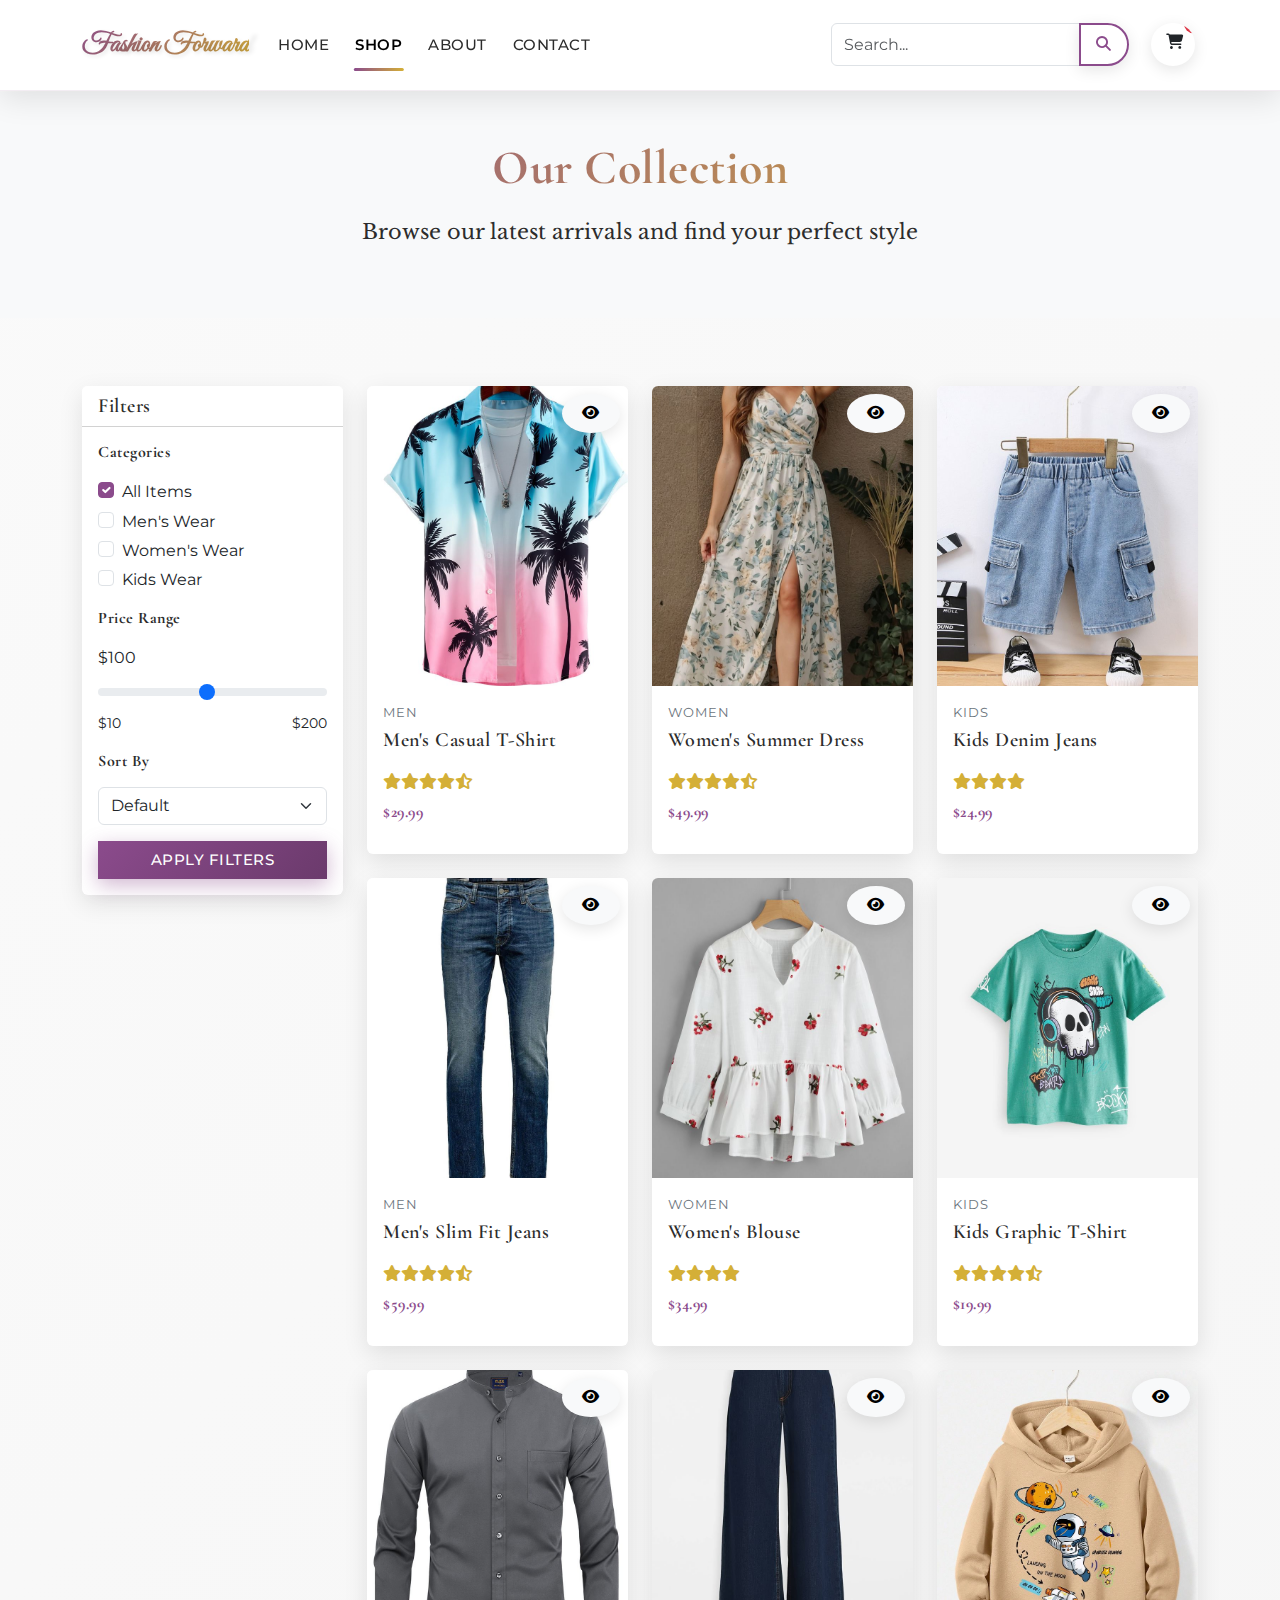
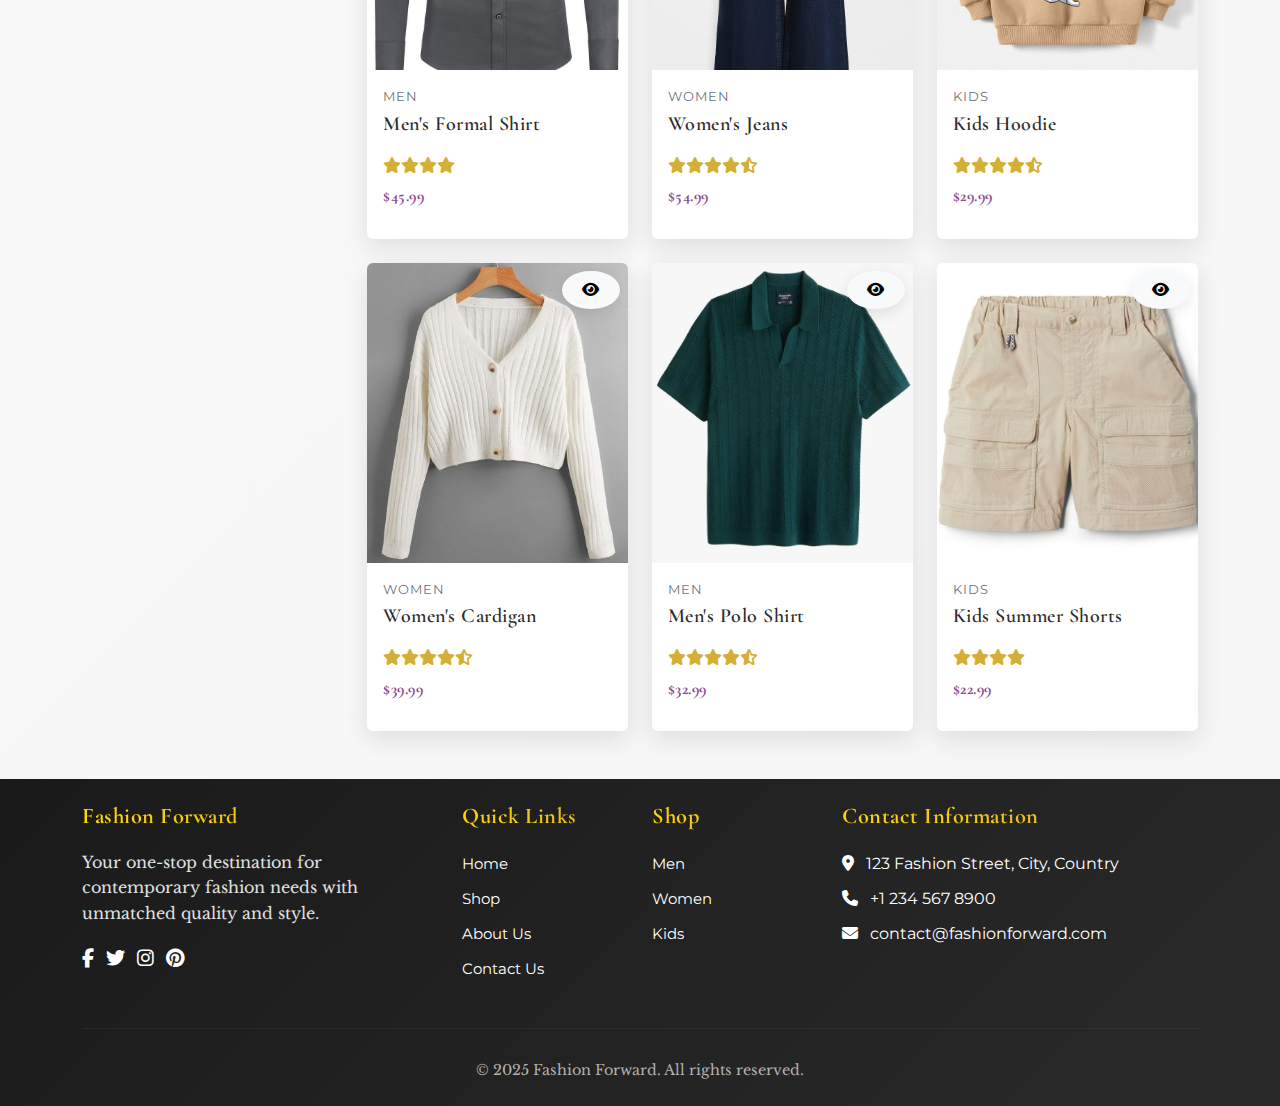
<file: shop.html>
<!DOCTYPE html>
<html lang="en">
<head>
    <meta charset="UTF-8">
    <meta name="viewport" content="width=device-width, initial-scale=1.0">
    <title>Fashion Forward | Shop</title>
    <!-- Bootstrap 5 CSS -->
    <link href="https://cdn.jsdelivr.net/npm/bootstrap@5.3.0/dist/css/bootstrap.min.css" rel="stylesheet">
    <!-- Font Awesome Icons -->
    <link rel="stylesheet" href="https://cdnjs.cloudflare.com/ajax/libs/font-awesome/6.4.0/css/all.min.css">
    <!-- Google Fonts - Luxury & Elegant Fonts -->
    <link href="https://fonts.googleapis.com/css2?family=Cormorant+Garamond:ital,wght@0,300;0,400;0,500;0,600;0,700;1,300;1,400&family=Crimson+Text:ital,wght@0,400;0,600;1,400&family=Dancing+Script:wght@400;500;600;700&family=Great+Vibes&family=Libre+Baskerville:ital,wght@0,400;0,700;1,400&family=Montserrat:ital,wght@0,300;0,400;0,500;0,600;0,700;1,300;1,400&display=swap" rel="stylesheet">
    <!-- Custom CSS -->
    <link rel="stylesheet" href="css/style.css">
</head>
<body>
    <!-- Navigation -->
    <nav class="navbar navbar-expand-lg navbar-light bg-white fixed-top py-3">
        <div class="container">
            <a class="navbar-brand fw-bold fs-3" href="index.html">Fashion <span class="text-primary">Forward</span></a>
            <button class="navbar-toggler" type="button" data-bs-toggle="collapse" data-bs-target="#navbarSupportedContent">
                <span class="navbar-toggler-icon"></span>
            </button>
            <div class="collapse navbar-collapse" id="navbarSupportedContent">
                <ul class="navbar-nav me-auto mb-2 mb-lg-0">
                    <li class="nav-item">
                        <a class="nav-link" href="index.html">Home</a>
                    </li>
                    <li class="nav-item">
                        <a class="nav-link active" href="shop.html">Shop</a>
                    </li>
                    <li class="nav-item">
                        <a class="nav-link" href="about.html">About</a>
                    </li>
                    <li class="nav-item">
                        <a class="nav-link" href="contact.html">Contact</a>
                    </li>
                </ul>
                <div class="d-flex">
                    <div class="input-group me-3">
                        <input type="text" id="searchInput" class="form-control" placeholder="Search...">
                        <button class="btn btn-outline-primary" type="button">
                            <i class="fas fa-search"></i>
                        </button>
                    </div>
                    <a href="cart.html" class="btn btn-outline-dark position-relative">
                        <i class="fas fa-shopping-cart"></i>
                        <span id="cart-count" class="position-absolute top-0 start-100 translate-middle badge rounded-pill bg-danger">
                            0
                        </span>
                    </a>
                </div>
            </div>
        </div>
    </nav>

    <!-- Shop Header -->
    <section class="shop-header py-5 bg-light text-center">
        <div class="container">
            <h1 class="display-5 fw-bold">Our Collection</h1>
            <p class="lead">Browse our latest arrivals and find your perfect style</p>
        </div>
    </section>

    <!-- Shop Main Content -->
    <section class="shop-content py-5">
        <div class="container">
            <div class="row">
                <!-- Filters Sidebar -->
                <div class="col-lg-3 mb-4">
                    <div class="card">
                        <div class="card-header bg-white">
                            <h5 class="mb-0">Filters</h5>
                        </div>
                        <div class="card-body">
                            <!-- Categories Filter -->
                            <h6 class="fw-bold">Categories</h6>
                            <div class="mb-3">
                                <div class="form-check">
                                    <input class="form-check-input category-filter" type="checkbox" value="all" id="allCategory" checked>
                                    <label class="form-check-label" for="allCategory">
                                        All Items
                                    </label>
                                </div>
                                <div class="form-check">
                                    <input class="form-check-input category-filter" type="checkbox" value="men" id="menCategory">
                                    <label class="form-check-label" for="menCategory">
                                        Men's Wear
                                    </label>
                                </div>
                                <div class="form-check">
                                    <input class="form-check-input category-filter" type="checkbox" value="women" id="womenCategory">
                                    <label class="form-check-label" for="womenCategory">
                                        Women's Wear
                                    </label>
                                </div>
                                <div class="form-check">
                                    <input class="form-check-input category-filter" type="checkbox" value="kids" id="kidsCategory">
                                    <label class="form-check-label" for="kidsCategory">
                                        Kids Wear
                                    </label>
                                </div>
                            </div>
                            
                            <!-- Price Range Filter -->
                            <h6 class="fw-bold">Price Range</h6>
                            <div class="mb-3">
                                <label for="priceRange" class="form-label">$<span id="priceValue">100</span></label>
                                <input type="range" class="form-range" min="10" max="200" value="100" id="priceRange">
                                <div class="d-flex justify-content-between">
                                    <small>$10</small>
                                    <small>$200</small>
                                </div>
                            </div>
                            
                            <!-- Sort By -->
                            <h6 class="fw-bold">Sort By</h6>
                            <select class="form-select mb-3" id="sortBy">
                                <option value="default">Default</option>
                                <option value="price-low-high">Price: Low to High</option>
                                <option value="price-high-low">Price: High to Low</option>
                                <option value="name-a-z">Name: A to Z</option>
                                <option value="name-z-a">Name: Z to A</option>
                            </select>
                            
                            <button id="applyFilters" class="btn btn-primary w-100">Apply Filters</button>
                        </div>
                    </div>
                </div>
                
                <!-- Products Grid -->
                <div class="col-lg-9">
                    <div class="row g-4" id="products-container">
                        <!-- Products will be loaded dynamically with JavaScript -->
                    </div>
                </div>
            </div>
        </div>
    </section>

    <!-- Footer -->
    <footer class="bg-dark text-white py-4">
        <div class="container">
            <div class="row gy-4">
                <div class="col-lg-4">
                    <h5 class="fw-bold">Fashion Forward</h5>
                    <p>Your one-stop destination for contemporary fashion needs with unmatched quality and style.</p>
                    <div class="social-links mt-3">
                        <a href="#" class="text-white me-2"><i class="fab fa-facebook-f"></i></a>
                        <a href="#" class="text-white me-2"><i class="fab fa-twitter"></i></a>
                        <a href="#" class="text-white me-2"><i class="fab fa-instagram"></i></a>
                        <a href="#" class="text-white"><i class="fab fa-pinterest"></i></a>
                    </div>
                </div>
                <div class="col-lg-2">
                    <h5 class="fw-bold">Quick Links</h5>
                    <ul class="list-unstyled">
                        <li><a href="index.html" class="text-decoration-none text-white">Home</a></li>
                        <li><a href="shop.html" class="text-decoration-none text-white">Shop</a></li>
                        <li><a href="about.html" class="text-decoration-none text-white">About Us</a></li>
                        <li><a href="contact.html" class="text-decoration-none text-white">Contact Us</a></li>
                    </ul>
                </div>
                <div class="col-lg-2">
                    <h5 class="fw-bold">Shop</h5>
                    <ul class="list-unstyled">
                        <li><a href="shop.html?category=men" class="text-decoration-none text-white">Men</a></li>
                        <li><a href="shop.html?category=women" class="text-decoration-none text-white">Women</a></li>
                        <li><a href="shop.html?category=kids" class="text-decoration-none text-white">Kids</a></li>
                    </ul>
                </div>
                <div class="col-lg-4">
                    <h5 class="fw-bold">Contact Information</h5>
                    <ul class="list-unstyled">
                        <li><i class="fas fa-map-marker-alt me-2"></i> 123 Fashion Street, City, Country</li>
                        <li><i class="fas fa-phone me-2"></i> +1 234 567 8900</li>
                        <li><i class="fas fa-envelope me-2"></i> contact@fashionforward.com</li>
                    </ul>
                </div>
            </div>
            <hr>
            <div class="text-center">
                <p class="mb-0">&copy; 2025 Fashion Forward. All rights reserved.</p>
            </div>
        </div>
    </footer>

    <!-- Product Modal -->
    <div class="modal fade" id="productModal" tabindex="-1">
        <div class="modal-dialog modal-lg">
            <div class="modal-content">
                <div class="modal-header">
                    <h5 class="modal-title" id="productModalLabel">Product Details</h5>
                    <button type="button" class="btn-close" data-bs-dismiss="modal" aria-label="Close"></button>
                </div>
                <div class="modal-body" id="productModalBody">
                    <!-- Product details will be inserted here dynamically -->
                </div>
            </div>
        </div>
    </div>

    <!-- Bootstrap JS Bundle with Popper -->
    <script src="https://cdn.jsdelivr.net/npm/bootstrap@5.3.0/dist/js/bootstrap.bundle.min.js"></script>
    <!-- Custom JS -->
    <script src="js/script.js"></script>
</body>
</html>
</file>
<file: css/style.css>
/* 
  Fashion Forward - Luxury Main Stylesheet
  Version 2.0 - Enhanced with Luxury Fonts & Animations
  July 2025
*/

/* ====================
  Table of Contents:
  1. General Styles & Typography
  2. Animations & Transitions
  3. Navigation
  4. Hero Section
  5. Category Cards
  6. Product Cards
  7. Shop Page
  8. About Page
  9. Contact Page
  10. Cart Page
  11. Footer
  12. Media Queries
  ==================== */

/* 1. General Styles & Typography */
:root {
  --primary-color: #8B4B8C;
  --primary-dark: #6B3A6C;
  --secondary-color: #D4AF37;
  --accent-color: #E8C547;
  --text-color: #2C2C2C;
  --text-light: #6C6C6C;
  --light-bg: #FEFEFE;
  --dark-bg: #1A1A1A;
  --luxury-gold: #FFD700;
  --luxury-silver: #C0C0C0;
  --shadow-light: rgba(0, 0, 0, 0.1);
  --shadow-medium: rgba(0, 0, 0, 0.15);
  --shadow-heavy: rgba(0, 0, 0, 0.25);
}

* {
  margin: 0;
  padding: 0;
  box-sizing: border-box;
}

html {
  scroll-behavior: smooth;
}

body {
  font-family: 'Montserrat', 'Libre Baskerville', serif;
  color: var(--text-color);
  padding-top: 92px;
  line-height: 1.7;
  overflow-x: hidden;
  background: linear-gradient(135deg, #fafafa 0%, #f5f5f5 100%);
}

/* Luxury Typography Hierarchy */
h1, h2, h3, h4, h5, h6 {
  font-family: 'Cormorant Garamond', 'Crimson Text', serif;
  font-weight: 600;
  letter-spacing: 0.5px;
  margin-bottom: 1rem;
  color: var(--text-color);
  position: relative;
}

h1 {
  font-size: clamp(2.5rem, 5vw, 4rem);
  font-weight: 700;
  background: linear-gradient(135deg, var(--primary-color), var(--secondary-color));
  -webkit-background-clip: text;
  -webkit-text-fill-color: transparent;
  background-clip: text;
  animation: textShimmer 3s ease-in-out infinite alternate;
}

h2 {
  font-size: clamp(2rem, 4vw, 3rem);
  font-weight: 600;
  position: relative;
}

h3 {
  font-size: clamp(1.5rem, 3vw, 2rem);
  font-weight: 500;
}

/* Brand/Logo Styling */
.brand-text {
  font-family: 'Great Vibes', 'Dancing Script', cursive;
  font-size: clamp(1.8rem, 3vw, 2.5rem);
  font-weight: 400;
  background: linear-gradient(45deg, var(--primary-color), var(--secondary-color), var(--luxury-gold));
  -webkit-background-clip: text;
  -webkit-text-fill-color: transparent;
  background-clip: text;
  text-shadow: 2px 2px 4px var(--shadow-light);
}

/* Signature/Script Text */
.signature-text {
  font-family: 'Dancing Script', 'Great Vibes', cursive;
  font-style: italic;
  font-weight: 500;
  color: var(--primary-color);
  position: relative;
}

/* Body Text */
p, .lead {
  font-family: 'Libre Baskerville', 'Crimson Text', serif;
  font-size: clamp(1rem, 2vw, 1.1rem);
  line-height: 1.8;
  color: var(--text-light);
  margin-bottom: 1.2rem;
}

.lead {
  font-size: clamp(1.1rem, 2.5vw, 1.3rem);
  font-weight: 400;
  color: var(--text-color);
}

/* Links */
a {
  text-decoration: none;
  color: var(--primary-color);
  transition: all 0.3s cubic-bezier(0.4, 0, 0.2, 1);
  position: relative;
}

a:hover {
  color: var(--primary-dark);
  transform: translateY(-1px);
}

a::after {
  content: '';
  position: absolute;
  width: 0;
  height: 2px;
  bottom: -2px;
  left: 0;
  background: linear-gradient(90deg, var(--primary-color), var(--secondary-color));
  transition: width 0.3s ease;
}

a:hover::after {
  width: 100%;
}

/* 2. Animations & Transitions */
@keyframes textShimmer {
  0% { background-position: 0% 50%; }
  100% { background-position: 100% 50%; }
}

@keyframes fadeInUp {
  from {
    opacity: 0;
    transform: translateY(30px);
  }
  to {
    opacity: 1;
    transform: translateY(0);
  }
}

@keyframes fadeInScale {
  from {
    opacity: 0;
    transform: scale(0.8);
  }
  to {
    opacity: 1;
    transform: scale(1);
  }
}

@keyframes slideInLeft {
  from {
    opacity: 0;
    transform: translateX(-50px);
  }
  to {
    opacity: 1;
    transform: translateX(0);
  }
}

@keyframes slideInRight {
  from {
    opacity: 0;
    transform: translateX(50px);
  }
  to {
    opacity: 1;
    transform: translateX(0);
  }
}

@keyframes pulseGlow {
  0%, 100% {
    box-shadow: 0 0 10px var(--primary-color);
  }
  50% {
    box-shadow: 0 0 20px var(--primary-color), 0 0 30px var(--secondary-color);
  }
}

@keyframes float {
  0%, 100% { transform: translateY(0px); }
  50% { transform: translateY(-10px); }
}

/* Animation Classes */
.animate-fade-in {
  animation: fadeInUp 0.8s ease-out forwards;
}

.animate-scale {
  animation: fadeInScale 0.6s ease-out forwards;
}

.animate-slide-left {
  animation: slideInLeft 0.8s ease-out forwards;
}

.animate-slide-right {
  animation: slideInRight 0.8s ease-out forwards;
}

.animate-float {
  animation: float 3s ease-in-out infinite;
}

/* Enhanced Buttons */
.btn {
  font-family: 'Montserrat', sans-serif;
  border-radius: 50px;
  padding: 12px 30px;
  font-weight: 600;
  font-size: 0.95rem;
  letter-spacing: 0.5px;
  text-transform: uppercase;
  transition: all 0.4s cubic-bezier(0.4, 0, 0.2, 1);
  position: relative;
  overflow: hidden;
  border: none;
  box-shadow: 0 4px 15px var(--shadow-light);
}

.btn::before {
  content: '';
  position: absolute;
  top: 0;
  left: -100%;
  width: 100%;
  height: 100%;
  background: linear-gradient(90deg, transparent, rgba(255,255,255,0.2), transparent);
  transition: left 0.5s;
}

.btn:hover::before {
  left: 100%;
}

.btn-primary {
  background: linear-gradient(135deg, var(--primary-color), var(--primary-dark));
  color: white;
  box-shadow: 0 6px 20px rgba(139, 75, 140, 0.4);
}

.btn-primary:hover {
  background: linear-gradient(135deg, var(--primary-dark), var(--primary-color));
  transform: translateY(-3px);
  box-shadow: 0 8px 25px rgba(139, 75, 140, 0.6);
}

.btn-outline-primary {
  background: transparent;
  color: var(--primary-color);
  border: 2px solid var(--primary-color);
  position: relative;
}

.btn-outline-primary:hover {
  color: white;
  background: var(--primary-color);
  transform: translateY(-2px);
  box-shadow: 0 6px 20px rgba(139, 75, 140, 0.4);
}

.btn-luxury {
  background: linear-gradient(135deg, var(--luxury-gold), var(--secondary-color));
  color: var(--dark-bg);
  font-family: 'Cormorant Garamond', serif;
  font-weight: 700;
  box-shadow: 0 6px 20px rgba(212, 175, 55, 0.4);
}

.btn-luxury:hover {
  transform: translateY(-3px);
  box-shadow: 0 8px 25px rgba(212, 175, 55, 0.6);
  animation: pulseGlow 2s infinite;
}

.btn {
  border-radius: 0;
  padding: 8px 20px;
  font-weight: 500;
  transition: all 0.3s ease;
}

.btn-primary {
  background-color: var(--primary-color);
  border-color: var(--primary-color);
}

.btn-primary:hover, .btn-primary:focus {
  background-color: var(--primary-dark);
  border-color: var(--primary-dark);
}

.btn-outline-primary {
  color: var(--primary-color);
  border-color: var(--primary-color);
}

.btn-outline-primary:hover, .btn-outline-primary:focus {
  background-color: var(--primary-color);
  border-color: var(--primary-color);
}

.section-title {
  text-align: center;
  margin-bottom: 40px;
  position: relative;
}

.section-title:after {
  content: '';
  position: absolute;
  width: 60px;
  height: 3px;
  background-color: var(--primary-color);
  bottom: -10px;
  left: 50%;
  transform: translateX(-50%);
}

/* 3. Navigation */
.navbar {
  background: rgba(255, 255, 255, 0.95);
  backdrop-filter: blur(10px);
  box-shadow: 0 8px 30px var(--shadow-light);
  transition: all 0.3s ease;
  border-bottom: 1px solid rgba(139, 75, 140, 0.1);
}

.navbar.scrolled {
  background: rgba(255, 255, 255, 0.98);
  box-shadow: 0 10px 40px var(--shadow-medium);
}

.navbar-brand {
  font-family: 'Great Vibes', 'Dancing Script', cursive;
  font-weight: 400;
  font-size: 2rem;
  background: linear-gradient(135deg, var(--primary-color), var(--secondary-color));
  -webkit-background-clip: text;
  -webkit-text-fill-color: transparent;
  background-clip: text;
  transition: all 0.3s ease;
  text-shadow: 2px 2px 4px var(--shadow-light);
}

.navbar-brand:hover {
  transform: scale(1.05);
  filter: drop-shadow(0 4px 8px var(--shadow-medium));
}

.nav-link {
  font-family: 'Montserrat', sans-serif;
  font-weight: 500;
  font-size: 0.95rem;
  color: var(--text-color);
  position: relative;
  transition: all 0.3s cubic-bezier(0.4, 0, 0.2, 1);
  margin: 0 5px;
  text-transform: uppercase;
  letter-spacing: 0.5px;
}

.nav-link:hover {
  color: var(--primary-color);
  transform: translateY(-2px);
}

.nav-link.active {
  color: var(--primary-color);
  font-weight: 600;
}

.nav-link::after {
  content: '';
  position: absolute;
  width: 0;
  height: 3px;
  bottom: -5px;
  left: 50%;
  background: linear-gradient(90deg, var(--primary-color), var(--secondary-color));
  transition: all 0.3s ease;
  transform: translateX(-50%);
  border-radius: 2px;
}

.nav-link.active::after, 
.nav-link:hover::after {
  width: 80%;
}

/* Enhanced Search and Cart Icons */
.navbar .btn {
  border-radius: 25px;
  padding: 8px 15px;
  margin: 0 3px;
  transition: all 0.3s ease;
}

.navbar .btn:hover {
  transform: translateY(-2px);
  box-shadow: 0 6px 15px var(--shadow-light);
}

/* 4. Hero Section */
.hero-section {
  padding: 120px 0;
  background: linear-gradient(135deg, rgba(255,255,255,0.9), rgba(248,248,248,0.9)), 
              url('../images/couple-winter-cloths-studio.jpg');
  background-size: cover;
  background-position: center;
  background-attachment: fixed;
  min-height: 80vh;
  position: relative;
  overflow: hidden;
}

.hero-section::before {
  content: '';
  position: absolute;
  top: 0;
  left: 0;
  right: 0;
  bottom: 0;
  background: linear-gradient(45deg, rgba(139, 75, 140, 0.1), rgba(212, 175, 55, 0.1));
  pointer-events: none;
}

.hero-section .container {
  position: relative;
  z-index: 2;
}

.hero-section h1 {
  font-family: 'Cormorant Garamond', serif;
  font-size: clamp(3rem, 6vw, 5rem);
  font-weight: 700;
  background: linear-gradient(135deg, var(--primary-color), var(--secondary-color), var(--luxury-gold));
  -webkit-background-clip: text;
  -webkit-text-fill-color: transparent;
  background-clip: text;
  margin-bottom: 30px;
  line-height: 1.2;
  animation: fadeInUp 1s ease-out;
  text-shadow: 2px 2px 4px var(--shadow-light);
}

.hero-section .lead {
  font-family: 'Libre Baskerville', serif;
  font-size: clamp(1.1rem, 2.5vw, 1.4rem);
  color: var(--text-light);
  margin-bottom: 40px;
  animation: fadeInUp 1s ease-out 0.3s both;
  line-height: 1.8;
}

.hero-section .btn {
  animation: fadeInUp 1s ease-out 0.6s both;
  font-size: 1.1rem;
  padding: 15px 40px;
}

.hero-img {
  background-image: url('../images/couple-winter-cloths-studio.jpg');
  background-size: cover;
  background-position: center;
  min-height: 500px;
  border-radius: 20px;
  box-shadow: 0 20px 40px var(--shadow-medium);
  position: relative;
  overflow: hidden;
  animation: fadeInScale 1s ease-out 0.9s both;
}

.hero-img::after {
  content: '';
  position: absolute;
  top: 0;
  left: 0;
  right: 0;
  bottom: 0;
  background: linear-gradient(45deg, rgba(139, 75, 140, 0.1), transparent);
  border-radius: 20px;
}

.hero-img:hover {
  transform: translateY(-10px);
  box-shadow: 0 30px 60px var(--shadow-heavy);
  transition: all 0.5s cubic-bezier(0.4, 0, 0.2, 1);
}

/* 4. Category Cards */
.category-card {
  overflow: hidden;
  border: none;
  box-shadow: 0 4px 15px rgba(0, 0, 0, 0.1);
  transition: transform 0.3s ease;
}

.category-card:hover {
  transform: translateY(-10px);
}

.category-img {
  height: 250px;
  background-size: cover;
  background-position: center;
  transition: transform 0.5s ease;
}

.category-card:hover .category-img {
  transform: scale(1.1);
}

.category-img.men {
  background-image: url('../images/category-men.jpeg');
}

.category-img.women {
  background-image: url('../images/category-women.jpeg');
}

.category-img.kids {
  background-image: url('../images/category-kids.jpg');
}

/* 5. Product Cards */
.product-card {
  border: none;
  box-shadow: 0 4px 15px rgba(0, 0, 0, 0.1);
  transition: all 0.3s ease;
  overflow: hidden;
}

.product-card:hover {
  transform: translateY(-10px);
}

.product-img {
  height: 300px;
  background-size: cover;
  background-position: center;
  transition: transform 0.5s ease;
}

.product-card:hover .product-img {
  transform: scale(1.1);
}

.product-title {
  font-weight: 600;
}

.product-price {
  color: var(--primary-color);
  font-weight: 700;
}

.product-category {
  font-size: 0.8rem;
  color: #6c757d;
  text-transform: uppercase;
  letter-spacing: 1px;
}

.product-rating i {
  color: var(--secondary-color);
}

.product-card .btn-add-to-cart {
  opacity: 0;
  position: absolute;
  bottom: -40px;
  left: 50%;
  transform: translateX(-50%);
  transition: all 0.3s ease;
}

.product-card:hover .btn-add-to-cart {
  opacity: 1;
  bottom: 20px;
}

/* 6. Shop Page */
.shop-header {
  padding: 60px 0;
  margin-bottom: 20px;
}

.form-check-input:checked {
  background-color: var(--primary-color);
  border-color: var(--primary-color);
}

/* 7. About Page */
.about-img {
  box-shadow: 0 6px 20px rgba(0, 0, 0, 0.1);
  height: 400px;
  object-fit: cover;
}

.team-img-container {
  width: 150px;
  height: 150px;
  border-radius: 50%;
  overflow: hidden;
  margin: 0 auto;
  box-shadow: 0 4px 15px rgba(0, 0, 0, 0.1);
}

.team-img {
  width: 100%;
  height: 100%;
  object-fit: cover;
}

.testimonial-img-container {
  width: 60px;
  height: 60px;
  border-radius: 50%;
  overflow: hidden;
  box-shadow: 0 2px 8px rgba(0, 0, 0, 0.15);
  border: 2px solid var(--primary-color);
}

.testimonial-img {
  width: 100%;
  height: 100%;
  object-fit: cover;
}

.testimonial-text {
  font-style: italic;
}

/* 8. Contact Page */
.map-container {
  width: 100%;
  height: 100%;
  min-height: 400px;
}

.contact-header, .about-header, .cart-header {
  padding: 60px 0;
  margin-bottom: 20px;
}

/* 9. Cart Page */
.cart-product-img {
  width: 80px;
  height: 80px;
  object-fit: cover;
}

.quantity-control {
  display: flex;
  align-items: center;
}

.quantity-control button {
  border: 1px solid #ced4da;
  background: none;
  width: 30px;
  height: 30px;
  padding: 0;
  display: flex;
  align-items: center;
  justify-content: center;
}

.quantity-control input {
  width: 50px;
  text-align: center;
  border-left: 0;
  border-right: 0;
  height: 30px;
}

/* Newsletter Section */
.newsletter-section {
  background: linear-gradient(135deg, var(--primary-color), var(--primary-dark)) !important;
  color: white;
}

.newsletter-section h3 {
  color: white !important;
  font-family: 'Dancing Script', cursive;
  font-size: 2.5rem;
  margin-bottom: 20px;
  text-shadow: 2px 2px 4px rgba(0, 0, 0, 0.3);
}

.newsletter-section p {
  color: rgba(255, 255, 255, 0.9) !important;
  font-size: 1.1rem;
  font-weight: 400;
  line-height: 1.6;
  margin-bottom: 30px;
  text-shadow: 1px 1px 2px rgba(0, 0, 0, 0.2);
}

.newsletter-section .form-control {
  border: none;
  border-radius: 25px 0 0 25px;
  padding: 12px 20px;
  font-size: 1rem;
}

.newsletter-section .btn-luxury {
  border-radius: 0 25px 25px 0;
  padding: 12px 25px;
  border: none;
  font-weight: 600;
  text-transform: uppercase;
  letter-spacing: 0.5px;
}

/* 10. Footer */
footer {
  background: linear-gradient(135deg, var(--dark-bg), #2A2A2A);
  color: #FFFFFF !important;
}

footer h5 {
  color: #FFFFFF !important;
  font-family: 'Cormorant Garamond', serif;
  font-weight: 700;
  font-size: 1.4rem;
  margin-bottom: 20px;
  background: linear-gradient(135deg, var(--luxury-gold), var(--secondary-color));
  -webkit-background-clip: text;
  -webkit-text-fill-color: transparent;
  background-clip: text;
}

footer p {
  color: #E0E0E0 !important;
  font-size: 1rem;
  line-height: 1.6;
  margin-bottom: 15px;
}

footer ul li a {
  color: #D0D0D0 !important;
  font-size: 0.95rem;
  transition: all 0.3s ease;
  text-decoration: none;
}

footer ul li a:hover {
  color: var(--luxury-gold) !important;
  transform: translateX(5px);
}

footer ul li {
  margin-bottom: 8px;
}

footer .social-links a {
  color: #FFFFFF !important;
  font-size: 1.2rem;
  margin-right: 15px;
  transition: all 0.3s ease;
}

footer .social-links a:hover {
  color: var(--luxury-gold) !important;
  transform: translateY(-2px);
}

footer hr {
  background-color: rgba(255, 255, 255, 0.2);
  border: none;
  height: 1px;
  margin: 30px 0;
}

footer .text-center p {
  color: #B0B0B0 !important;
  font-size: 0.9rem;
}

/* Product Modal */
.modal-product-img {
  width: 100%;
  height: 400px;
  object-fit: cover;
}

.size-options label {
  border: 1px solid #ced4da;
  padding: 5px 15px;
  margin-right: 10px;
  cursor: pointer;
  transition: all 0.2s ease;
}

.size-options input[type="radio"] {
  display: none;
}

.size-options input[type="radio"]:checked + label {
  background-color: var(--primary-color);
  color: white;
  border-color: var(--primary-color);
}

/* 12. Enhanced Media Queries & Responsive Design */
@media (max-width: 1200px) {
  .hero-section {
    padding: 100px 0;
  }
  
  .hero-section h1 {
    font-size: clamp(2.5rem, 5vw, 4rem);
  }
}

@media (max-width: 991px) {
  .hero-section {
    padding: 80px 0;
    min-height: auto;
    background-attachment: scroll;
  }
  
  .hero-img {
    margin-top: 40px;
    min-height: 400px;
  }
  
  .navbar-brand {
    font-size: 1.8rem;
  }
  
  .btn {
    padding: 10px 25px;
    font-size: 0.9rem;
  }
}

@media (max-width: 767px) {
  body {
    padding-top: 80px;
  }
  
  .hero-section {
    padding: 60px 0;
  }
  
  .hero-section h1 {
    font-size: clamp(2rem, 8vw, 3rem);
    margin-bottom: 20px;
  }
  
  .hero-section .lead {
    font-size: 1.1rem;
    margin-bottom: 30px;
  }
  
  .hero-img {
    min-height: 300px;
    margin-top: 30px;
  }
  
  .category-img, .product-img {
    height: 200px;
  }
  
  .about-img {
    height: 300px;
  }
  
  .navbar-brand {
    font-size: 1.6rem;
  }
  
  .nav-link {
    font-size: 0.9rem;
    margin: 5px 0;
  }
}

@media (max-width: 576px) {
  .hero-section {
    padding: 40px 0;
  }
  
  .hero-section h1 {
    font-size: clamp(1.8rem, 10vw, 2.5rem);
  }
  
  .hero-section .lead {
    font-size: 1rem;
  }
  
  .hero-img {
    min-height: 250px;
    border-radius: 15px;
  }
  
  .category-img, .product-img {
    height: 180px;
  }
  
  .about-img {
    height: 250px;
  }
  
  .btn {
    padding: 8px 20px;
    font-size: 0.85rem;
    margin: 5px;
  }
  
  .navbar-brand {
    font-size: 1.4rem;
  }
  
  h2 {
    font-size: clamp(1.5rem, 6vw, 2rem);
  }
  
  h3 {
    font-size: clamp(1.2rem, 5vw, 1.6rem);
  }
}

/* 13. Additional Luxury Enhancements */
.luxury-divider {
  height: 2px;
  background: linear-gradient(90deg, transparent, var(--secondary-color), transparent);
  margin: 50px auto;
  width: 100px;
}

.section-title {
  position: relative;
  display: inline-block;
  margin-bottom: 50px;
}

.section-title::after {
  content: '';
  position: absolute;
  bottom: -10px;
  left: 50%;
  transform: translateX(-50%);
  width: 60px;
  height: 3px;
  background: linear-gradient(90deg, var(--primary-color), var(--secondary-color));
  border-radius: 2px;
}

/* Scroll-triggered animations */
.fade-in-on-scroll {
  opacity: 0;
  transform: translateY(30px);
  transition: all 0.8s ease-out;
}

.fade-in-on-scroll.in-view {
  opacity: 1;
  transform: translateY(0);
}

/* Enhanced card hover effects */
.card {
  transition: all 0.4s cubic-bezier(0.4, 0, 0.2, 1);
  border: none;
  box-shadow: 0 8px 25px var(--shadow-light);
}

.card:hover {
  transform: translateY(-10px);
  box-shadow: 0 20px 40px var(--shadow-medium);
}

/* Loading animations */
@keyframes shimmer {
  0% { background-position: -468px 0; }
  100% { background-position: 468px 0; }
}

.loading {
  animation: shimmer 1.5s infinite linear;
  background: linear-gradient(to right, #eff1f3 4%, #e2e2e2 25%, #eff1f3 36%);
  background-size: 1000px 100%;
}
</file>
